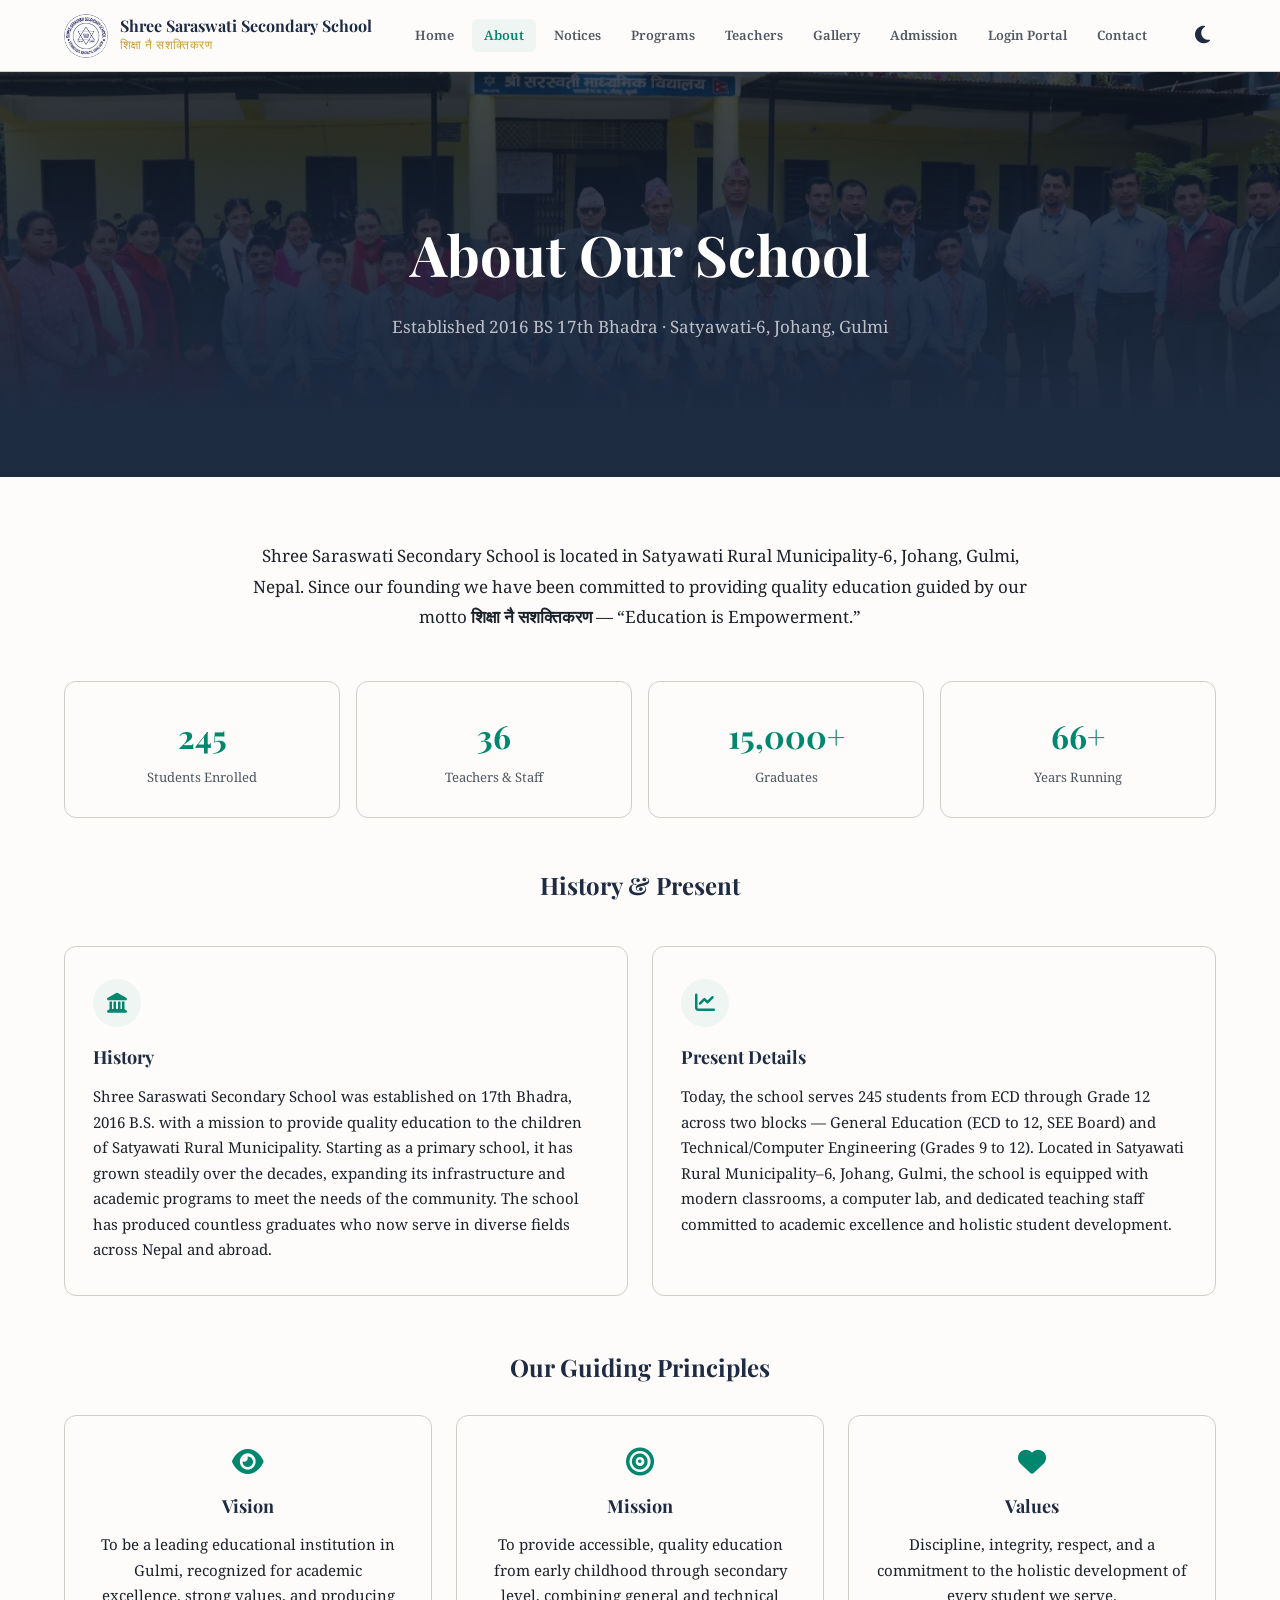
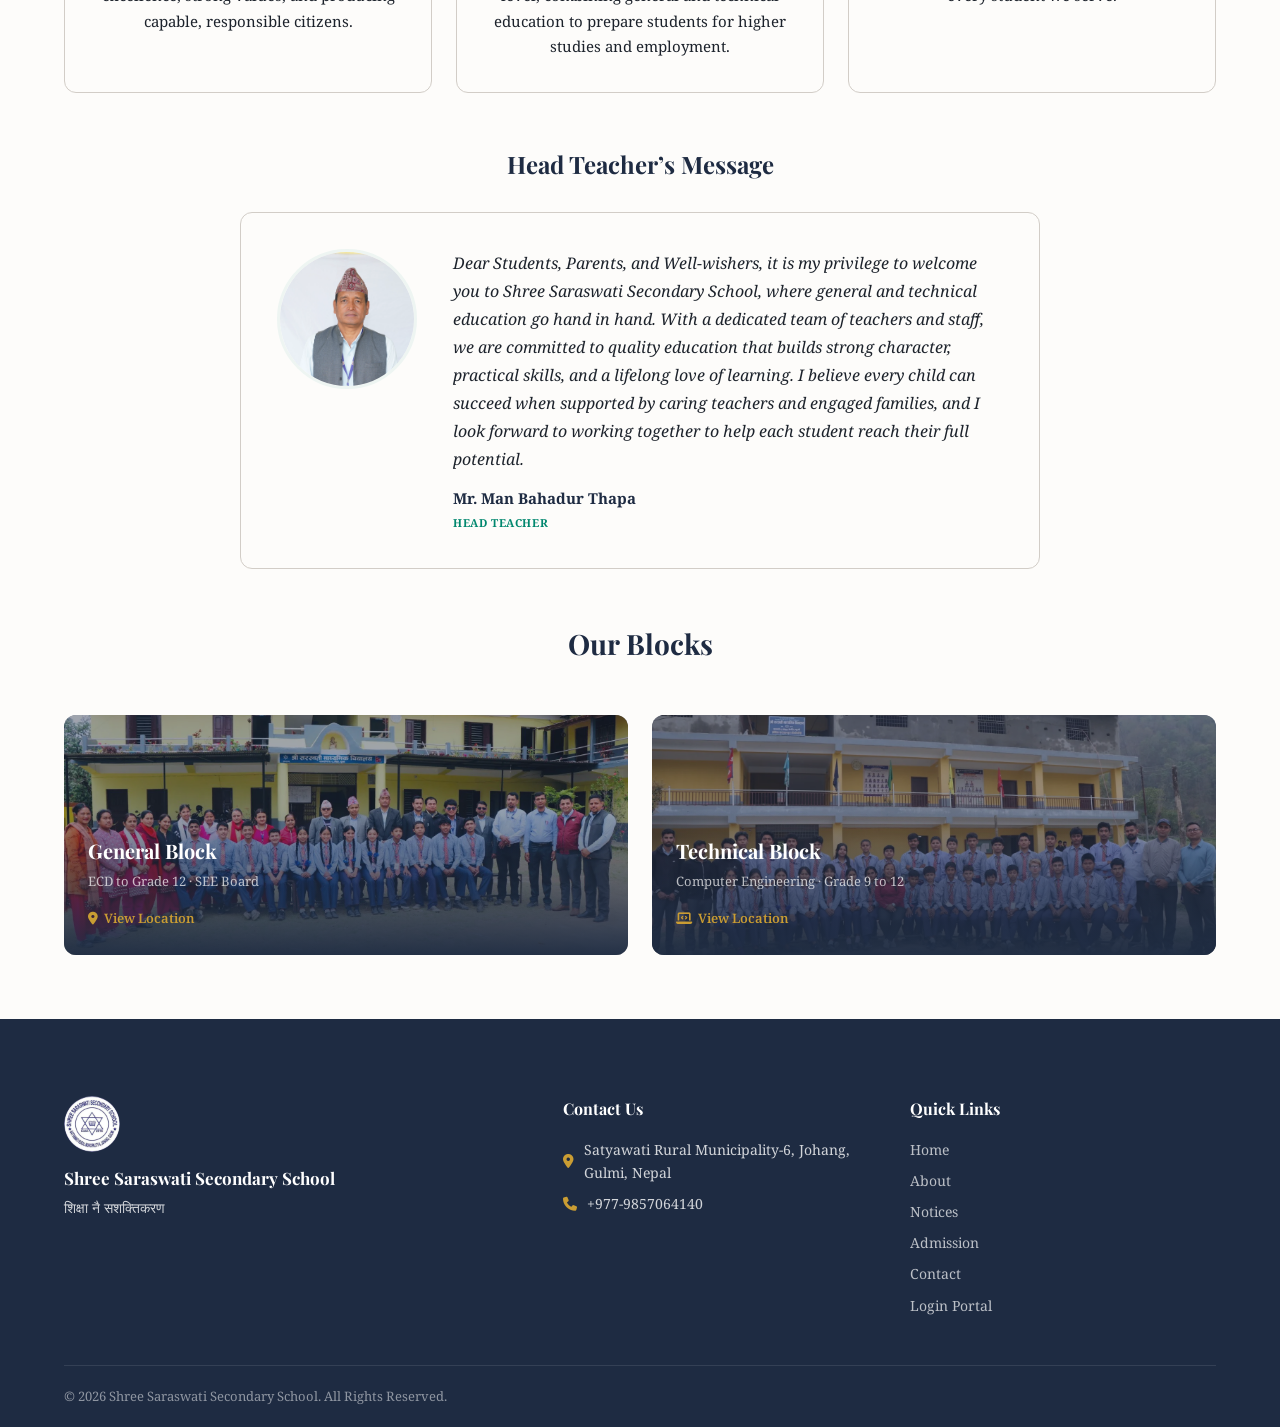
<file: about.html>
<!DOCTYPE html>
<html lang="en">
<head>
  <meta charset="UTF-8">
  <meta name="viewport" content="width=device-width, initial-scale=1.0, viewport-fit=cover">
  <title>About Us | Shree Saraswati Secondary School, Gulmi</title>
  <meta name="description" content="Learn about Shree Saraswati Secondary School — history since 2016 B.S., vision, mission, head teacher, and academic programs in Johang, Gulmi.">
  <meta name="keywords" content="about Shree Saraswati School, Shree Saraswati Madhyamik Vidyalaya Gulmi, school history Johang Gulmi, community school Gulmi, school founded 2016 BS, head teacher Man Bahadur Thapa, school vision and mission Nepal, Satyawati school Gulmi, school in Lumbini Province, Gulmi education history">
  <meta name="robots" content="index, follow">
  <meta name="author" content="Shree Saraswati Secondary School">
  <meta name="theme-color" content="#1a3a5c">
  <link rel="canonical" href="https://saraswatisecschool.edu.np/about.html">
  <link rel="icon" type="image/webp" href="assets/images/School%20circular%20logo.webp">
  <link rel="apple-touch-icon" href="assets/images/School%20circular%20logo.webp">
  <link rel="alternate" hreflang="en" href="https://saraswatisecschool.edu.np/about.html">
  <link rel="alternate" hreflang="ne" href="https://saraswatisecschool.edu.np/about.html">
  <link rel="alternate" hreflang="x-default" href="https://saraswatisecschool.edu.np/about.html">
  <meta property="og:type" content="article">
  <meta property="og:site_name" content="Shree Saraswati Secondary School">
  <meta property="og:title" content="About Us | Shree Saraswati Secondary School, Gulmi">
  <meta property="og:description" content="Learn about Shree Saraswati Secondary School — history since 2016 B.S., vision, mission, head teacher, and academic programs in Johang, Gulmi.">
  <meta property="og:image" content="https://saraswatisecschool.edu.np/assets/images/General%20Block.webp">
  <meta property="og:image:width" content="800">
  <meta property="og:image:height" content="600">
  <meta property="og:image:alt" content="General Block building of Shree Saraswati Secondary School">
  <meta property="og:image:type" content="image/webp">
  <meta property="og:url" content="https://saraswatisecschool.edu.np/about.html">
  <meta property="og:locale" content="ne_NP">
  <meta name="twitter:card" content="summary_large_image">
  <meta name="twitter:site" content="@saraswatisec">
  <meta name="twitter:title" content="About Us | Shree Saraswati Secondary School, Gulmi">
  <meta name="twitter:description" content="School history, vision, mission, and head teacher message — Shree Saraswati Secondary School, Johang, Gulmi.">
  <meta name="twitter:image" content="https://saraswatisecschool.edu.np/assets/images/General%20Block.webp">
  <meta name="twitter:image:alt" content="General Block building of Shree Saraswati Secondary School">
  <meta name="twitter:image:type" content="image/webp">
  <script>if(localStorage.getItem('sss_theme')==='dark')document.documentElement.setAttribute('data-theme','dark')</script>
  <link rel="preconnect" href="https://fonts.googleapis.com">
  <link rel="preconnect" href="https://fonts.gstatic.com" crossorigin>
  <link rel="dns-prefetch" href="https://fonts.googleapis.com">
  <link rel="stylesheet" href="css/style.css">
  <link rel="preload" href="https://fonts.googleapis.com/css2?family=Playfair+Display:wght@400;600;700&family=Noto+Serif:wght@400;700&display=swap" as="style" onload="this.onload=null;this.rel='stylesheet'">
  <link rel="preload" href="https://cdnjs.cloudflare.com/ajax/libs/font-awesome/6.4.0/css/all.min.css" as="style" onload="this.onload=null;this.rel='stylesheet'">
  <link rel="stylesheet" href="https://fonts.googleapis.com/css2?family=Playfair+Display:wght@400;600;700&family=Noto+Serif:wght@400;700&display=swap" media="print" onload="this.media='all'">
  <noscript><link rel="stylesheet" href="https://fonts.googleapis.com/css2?family=Playfair+Display:wght@400;600;700&family=Noto+Serif:wght@400;700&display=swap"></noscript>
  <link rel="stylesheet" href="https://cdnjs.cloudflare.com/ajax/libs/font-awesome/6.4.0/css/all.min.css" media="print" onload="this.media='all'">
  <noscript><link rel="stylesheet" href="https://cdnjs.cloudflare.com/ajax/libs/font-awesome/6.4.0/css/all.min.css"></noscript>
  <link rel="preload" href="assets/images/Hero%20session/1.General%20Block.webp" as="image" fetchpriority="high">
  <script type="application/ld+json">
  [{"@context":"https://schema.org","@type":"BreadcrumbList","itemListElement":[{"@type":"ListItem","position":1,"name":"Home","item":"https://saraswatisecschool.edu.np/"},{"@type":"ListItem","position":2,"name":"About","item":"https://saraswatisecschool.edu.np/about.html"}]},{"@context":"https://schema.org","@type":"AboutPage","name":"About Us","description":"Learn about Shree Saraswati Secondary School","mainEntity":{"@id":"https://saraswatisecschool.edu.np/#school"}}]
  </script>
  <style>
    .about-page-hero{position:relative;min-height:45vh;display:flex;align-items:center;justify-content:center;overflow:hidden;margin-top:var(--header-h);background:var(--navy)}
    .about-page-hero .hero-slide.active{opacity:0.35}
    .about-intro{max-width:800px;margin:0 auto 48px;text-align:center;font-size:1.0625rem;line-height:1.8;color:var(--text)}
    .about-stats-row{display:grid;grid-template-columns:repeat(4,1fr);gap:16px;margin-bottom:48px}
    .about-stat{text-align:center;padding:28px 16px;background:var(--surface);border-radius:var(--radius-lg);border:1px solid var(--border)}
    .about-stat .num{font-family:var(--font-display);font-size:2rem;font-weight:700;color:var(--teal);display:block}
    .about-stat .lbl{font-size:0.8125rem;color:var(--text-muted);margin-top:4px}
    .vp-grid{display:grid;grid-template-columns:1fr 1fr 1fr;gap:24px;margin-bottom:52px}
    .vp-card{padding:32px 28px;background:var(--surface);border-radius:var(--radius-lg);border:1px solid var(--border);text-align:center;transition:transform 0.3s var(--ease)}
    .vp-card:hover{transform:translateY(-4px)}
    .vp-card i{font-size:1.75rem;color:var(--teal);margin-bottom:16px}
    .vp-card h3{font-family:var(--font-display);font-size:1.125rem;font-weight:700;color:var(--navy);margin-bottom:10px}
    .vp-card p{font-size:0.9375rem;color:var(--text);line-height:1.7}
    .principal-section{display:grid;grid-template-columns:auto 1fr;gap:36px;align-items:start;max-width:800px;margin:0 auto 52px;padding:36px;background:var(--surface);border-radius:var(--radius-lg);border:1px solid var(--border)}
    .principal-section img{width:140px;height:140px;border-radius:50%;object-fit:cover;border:3px solid var(--teal-ghost)}
    .principal-section blockquote{font-size:1rem;font-style:italic;color:var(--text);line-height:1.75;margin-bottom:12px}
    .principal-section cite{font-weight:700;color:var(--navy);font-style:normal;font-size:0.9375rem}
    .principal-section .principal-role{display:block;margin-top:2px;font-size:0.6875rem;font-weight:700;color:var(--teal);letter-spacing:0.6px;text-transform:uppercase}
    .about-blocks-title{text-align:center;margin-bottom:32px}
    .about-blocks-title h2{font-family:var(--font-display);font-size:1.75rem;font-weight:700;color:var(--navy)}
    @media(max-width:768px){
      .about-stats-row{grid-template-columns:repeat(2,1fr)}
      .vp-grid{grid-template-columns:1fr}
      .principal-section{grid-template-columns:1fr;text-align:center}
      .principal-section img{margin:0 auto}
    }
    @media(max-width:480px){
      .about-stats-row{grid-template-columns:1fr}
    }
  </style>
</head>
<body>
<a href="#about-content" class="skip-link">Skip to main content</a>
<header class="header" id="header">
  <div class="header-container">
    <div class="logo-section">
      <a href="index.html"><img src="assets/images/School%20circular%20logo.webp" alt="Shree Saraswati Secondary School logo" class="logo"></a>
      <div class="school-title">
        <div class="site-title"><a href="index.html" style="text-decoration:none;color:inherit;">Shree Saraswati Secondary School</a></div>
        <p>शिक्षा नै सशक्तिकरण</p>
      </div>
    </div>
    <nav class="nav-menu" id="navMenu" aria-label="Main navigation">
      <a href="index.html" class="nav-link">Home</a>
      <a href="about.html" class="nav-link active">About</a>
      <a href="notices.html" class="nav-link">Notices</a>
      <a href="index.html#programs" class="nav-link">Programs</a>
      <a href="index.html#teachers" class="nav-link">Teachers</a>
      <a href="index.html#gallery" class="nav-link">Gallery</a>
      <a href="admissions.html" class="nav-link">Admission</a>
      <a href="Login_portal.html" target="_blank" rel="noopener" class="nav-link">Login Portal</a>
      <a href="contact.html" class="nav-link">Contact</a>
    </nav>
    <div class="nav-right"><button class="theme-toggle" id="themeToggle" onclick="toggleTheme()" aria-label="Toggle dark mode"><i class="fas fa-moon"></i></button><button class="menu-toggle" id="menuToggle" aria-label="Toggle menu" aria-controls="navMenu" aria-expanded="false"><i class="fas fa-bars"></i></button></div>
  </div>
</header>

<main id="about-content" tabindex="-1">
<section class="about-page-hero">
  <div class="hero-slides">
    <img src="assets/images/Hero%20session/1.General%20Block.webp" alt="Shree Saraswati School General Block" class="hero-slide active" loading="eager">
    <img src="assets/images/Hero%20session/2.Technical%20Block.webp" alt="Technical Block building" class="hero-slide" loading="lazy">
    <img src="assets/images/Hero%20session/3.cultural%20program.webp" alt="Students at cultural program" class="hero-slide" loading="lazy">
    <img src="assets/images/Hero%20session/4.Dance.webp" alt="Dance performance at school event" class="hero-slide" loading="lazy">
  </div>
  <div class="hero-overlay"></div>
  <div class="page-hero-content">
    <h1>About Our School</h1>
    <span class="gold-rule"></span>
    <p>Established 2016 BS 17th Bhadra &middot; Satyawati-6, Johang, Gulmi</p>
  </div>
</section>

<section class="section" style="background:var(--surface)">
  <div class="container">
    <p class="about-intro">Shree Saraswati Secondary School is located in Satyawati Rural Municipality-6, Johang, Gulmi, Nepal. Since our founding we have been committed to providing quality education guided by our motto <strong>&#x0936;&#x093f;&#x0915;&#x094d;&#x0937;&#x093e; &#x0928;&#x0948; &#x0938;&#x0936;&#x0915;&#x094d;&#x0924;&#x093f;&#x0915;&#x0930;&#x0923;</strong> &mdash; &ldquo;Education is Empowerment.&rdquo;</p>

    <div class="about-stats-row">
      <div class="about-stat"><span class="num">245</span><span class="lbl">Students Enrolled</span></div>
      <div class="about-stat"><span class="num">36</span><span class="lbl">Teachers &amp; Staff</span></div>
      <div class="about-stat"><span class="num">15,000+</span><span class="lbl">Graduates</span></div>
      <div class="about-stat"><span class="num">66+</span><span class="lbl">Years Running</span></div>
    </div>

    <h2 style="font-family:var(--font-display);font-size:1.5rem;font-weight:700;color:var(--navy);text-align:center;margin-bottom:28px">History &amp; Present</h2>
    <div class="hp-row" style="margin-bottom:52px">
      <div class="hp-card-mini">
        <div class="hp-icon"><i class="fas fa-landmark"></i></div>
        <h3>History</h3>
        <p id="schoolHistory">Shree Saraswati Secondary School was established on 17th Bhadra, 2016 B.S. with a mission to provide quality education to the children of Satyawati Rural Municipality. Starting as a primary school, it has grown steadily over the decades, expanding its infrastructure and academic programs to meet the needs of the community. The school has produced countless graduates who now serve in diverse fields across Nepal and abroad.</p>
      </div>
      <div class="hp-card-mini">
        <div class="hp-icon"><i class="fas fa-chart-line"></i></div>
        <h3>Present Details</h3>
        <p id="schoolPresent">Today, the school serves 245 students from ECD through Grade 12 across two blocks &mdash; General Education (ECD to 12, SEE Board) and Technical/Computer Engineering (Grades 9 to 12). Located in Satyawati Rural Municipality&ndash;6, Johang, Gulmi, the school is equipped with modern classrooms, a computer lab, and dedicated teaching staff committed to academic excellence and holistic student development.</p>
      </div>
    </div>

    <h2 style="font-family:var(--font-display);font-size:1.5rem;font-weight:700;color:var(--navy);text-align:center;margin-bottom:28px">Our Guiding Principles</h2>
    <div class="vp-grid">
      <div class="vp-card"><i class="fas fa-eye"></i><h3>Vision</h3><p>To be a leading educational institution in Gulmi, recognized for academic excellence, strong values, and producing capable, responsible citizens.</p></div>
      <div class="vp-card"><i class="fas fa-bullseye"></i><h3>Mission</h3><p>To provide accessible, quality education from early childhood through secondary level, combining general and technical education to prepare students for higher studies and employment.</p></div>
      <div class="vp-card"><i class="fas fa-heart"></i><h3>Values</h3><p>Discipline, integrity, respect, and a commitment to the holistic development of every student we serve.</p></div>
    </div>

    <h2 style="font-family:var(--font-display);font-size:1.5rem;font-weight:700;color:var(--navy);text-align:center;margin-bottom:28px">Head Teacher&rsquo;s Message</h2>
    <div class="principal-section">
      <img src="assets/images/Teaching%20Staff/Man%20Bahadur%20Thapa.webp" alt="Head Teacher Man Bahadur Thapa">
      <div>
        <blockquote id="principalMessage">Dear Students, Parents, and Well-wishers, it is my privilege to welcome you to Shree Saraswati Secondary School, where general and technical education go hand in hand. With a dedicated team of teachers and staff, we are committed to quality education that builds strong character, practical skills, and a lifelong love of learning. I believe every child can succeed when supported by caring teachers and engaged families, and I look forward to working together to help each student reach their full potential.</blockquote>
        <cite>Mr. Man Bahadur Thapa</cite>
        <span class="principal-role">Head Teacher</span>
      </div>
    </div>

    <div class="about-blocks-title"><h2>Our Blocks</h2></div>
    <div class="blocks-row">
      <div class="block-card">
        <img src="assets/images/General%20Block.webp" alt="General Block">
        <div class="block-content">
          <h3>General Block</h3>
          <p id="generalBlockDesc">ECD to Grade 12 &middot; SEE Board</p>
          <a href="https://maps.app.goo.gl/8p2sAp4HJvD1dHu89" target="_blank" rel="noopener" class="btn-map"><i class="fas fa-map-marker-alt"></i> View Location</a>
        </div>
      </div>
      <div class="block-card">
        <img src="assets/images/Technical%20Block.webp" alt="Technical Block">
        <div class="block-content">
          <h3>Technical Block</h3>
          <p id="technicalBlockDesc">Computer Engineering &middot; Grade 9 to 12</p>
          <a href="https://maps.app.goo.gl/kgMV2Hgrvsdzd5Ey5" target="_blank" rel="noopener" class="btn-map"><i class="fas fa-laptop-code"></i> View Location</a>
        </div>
      </div>
    </div>
  </div>
</section>
</main>

<footer class="footer">
  <div class="container">
    <div class="footer-grid">
      <div class="footer-about">
        <img src="assets/images/School%20circular%20logo.webp" alt="Logo" class="footer-logo">
        <h3>Shree Saraswati Secondary School</h3>
        <p>शिक्षा नै सशक्तिकरण</p>
      </div>
      <div class="footer-contact">
        <h3>Contact Us</h3>
        <p><i class="fas fa-map-marker-alt"></i> Satyawati Rural Municipality-6, Johang, Gulmi, Nepal</p>
        <p><i class="fas fa-phone"></i> +977-9857064140</p>
      </div>
      <div class="footer-links">
        <h3>Quick Links</h3>
        <a href="index.html">Home</a>
        <a href="about.html">About</a>
        <a href="notices.html">Notices</a>
        <a href="admissions.html">Admission</a>
        <a href="contact.html">Contact</a>
        <a href="Login_portal.html" target="_blank" rel="noopener">Login Portal</a>
      </div>
    </div>
    <div class="footer-bottom">
      <p>&copy; <span id="currentYear"></span> Shree Saraswati Secondary School. All Rights Reserved.</p>
    </div>
  </div>
</footer>
<script>function toggleTheme(){var d=document.documentElement,a=d.getAttribute('data-theme'),n=a==='dark'?'light':'dark';d.setAttribute('data-theme',n);localStorage.setItem('sss_theme',n);document.querySelectorAll('.theme-toggle i').forEach(function(e){e.className=n==='dark'?'fas fa-sun':'fas fa-moon'})}!function(){document.querySelectorAll('.theme-toggle i').forEach(function(e){e.className=document.documentElement.getAttribute('data-theme')==='dark'?'fas fa-sun':'fas fa-moon'})}()</script>
<script>document.getElementById('currentYear').textContent=new Date().getFullYear()</script>
<script src="js/supabase.js"></script>
<script src="js/cache.js"></script>
<script src="js/data.js"></script>
<script src="js/main.js"></script>
</body>
</html>
</file>
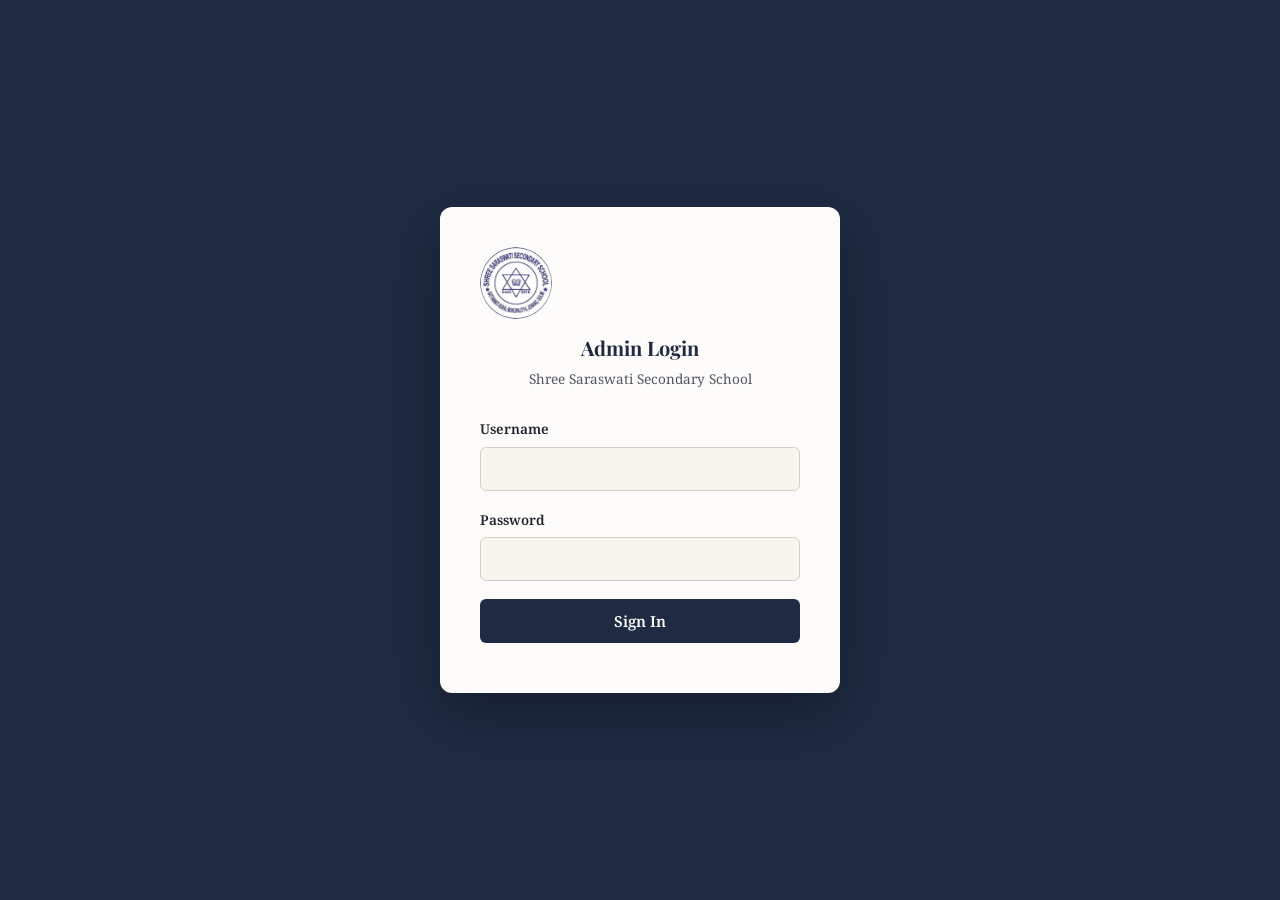
<file: admin.html>
<!DOCTYPE html>
<html lang="en">
<head>
  <meta charset="UTF-8">
  <meta name="viewport" content="width=device-width, initial-scale=1.0, viewport-fit=cover">
  <title>Admin Dashboard - Shree Saraswati Secondary School</title>
  <meta name="robots" content="noindex, nofollow">
  <link rel="icon" type="image/webp" href="assets/images/School%20circular%20logo.webp">
  <link rel="apple-touch-icon" href="assets/images/School%20circular%20logo.webp">
  <link rel="stylesheet" href="css/style.css">
  <link rel="stylesheet" href="css/admin.css">
  <link href="https://fonts.googleapis.com/css2?family=Playfair+Display:wght@400;600;700&family=Noto+Serif:wght@400;700&display=swap" rel="stylesheet">
  <link rel="stylesheet" href="https://cdnjs.cloudflare.com/ajax/libs/font-awesome/6.4.0/css/all.min.css">
</head>
<body>

<div class="login-overlay" id="loginOverlay">
  <div class="login-box">
    <div class="login-header">
      <img id="loginLogo" src="assets/images/School%20circular%20logo.webp" alt="Logo" class="login-logo">
      <h2>Admin Login</h2>
      <p>Shree Saraswati Secondary School</p>
    </div>
    <form id="loginForm">
      <div class="form-group"><label for="username">Username</label><input type="text" id="username" required></div>
      <div class="form-group"><label for="password">Password</label><input type="password" id="password" required></div>
      <button type="submit" class="btn-primary" style="width:100%">Sign In</button>
      <div id="loginError" class="error-msg"></div>
    </form>
  </div>
</div>

<div class="dashboard hidden" id="adminDashboard">
  <div class="top-bar">
    <div class="top-left">
      <button class="menu-toggle" id="sidebarToggle" aria-label="Toggle sidebar"><i class="fas fa-bars"></i></button>
      <h1>School Admin</h1>
    </div>
    <div class="top-right">
      <span id="adminUser"><i class="fas fa-user-circle"></i> Admin</span>
      <button class="btn-logout" onclick="Admin.logout()">Logout</button>
    </div>
  </div>

  <div class="admin-container">
    <nav class="sidebar" id="sidebar">
      <ul class="nav-menu">
        <li class="nav-item active" data-section="dashboard"><a href="#dashboard"><i class="fas fa-tachometer-alt"></i> Dashboard</a></li>
        <li class="nav-item" data-section="settings"><a href="#settings"><i class="fas fa-cog"></i> Settings</a></li>
        <li class="nav-item" data-section="homepage"><a href="#homepage"><i class="fas fa-home"></i> Homepage CMS</a></li>
        <li class="nav-item" data-section="slides"><a href="#slides"><i class="fas fa-images"></i> Hero Slides</a></li>
        <li class="nav-item" data-section="about"><a href="#about"><i class="fas fa-info-circle"></i> About Section</a></li>
        <li class="nav-item" data-section="stats"><a href="#stats"><i class="fas fa-chart-bar"></i> Stats</a></li>
        <li class="nav-item" data-section="notices"><a href="#notices"><i class="fas fa-bullhorn"></i> Notices</a></li>
        <li class="nav-item" data-section="programs"><a href="#programs"><i class="fas fa-book"></i> Programs</a></li>
        <li class="nav-item" data-section="teachers"><a href="#teachers"><i class="fas fa-chalkboard-teacher"></i> Teachers</a></li>
        <li class="nav-item" data-section="staff"><a href="#staff"><i class="fas fa-users"></i> Staff</a></li>
        <li class="nav-item" data-section="gallery"><a href="#gallery"><i class="fas fa-camera"></i> Gallery</a></li>
        <li class="nav-item" data-section="events"><a href="#events"><i class="fas fa-calendar-check"></i> Events</a></li>
        <li class="nav-item" data-section="testimonials"><a href="#testimonials"><i class="fas fa-quote-right"></i> Testimonials</a></li>
        <li class="nav-item" data-section="marquee"><a href="#marquee"><i class="fas fa-ticker"></i> Marquee</a></li>
        <li class="nav-item" data-section="admissions"><a href="#admissions"><i class="fas fa-file-alt"></i> Admissions</a></li>
      </ul>
    </nav>

    <main class="main-content" id="mainContent">

      <!-- ===== DASHBOARD ===== -->
      <section id="dashboard" class="admin-section active">
        <h2><i class="fas fa-tachometer-alt"></i> Dashboard</h2>
        <div class="dashboard-cards" id="dashboardCards">
          <div class="dash-card"><div class="dash-icon"><i class="fas fa-images"></i></div><div class="dash-info"><span class="dash-number" id="dashSlides">0</span><span class="dash-label">Hero Slides</span></div></div>
          <div class="dash-card"><div class="dash-icon"><i class="fas fa-bullhorn"></i></div><div class="dash-info"><span class="dash-number" id="dashNotices">0</span><span class="dash-label">Notices</span></div></div>
          <div class="dash-card"><div class="dash-icon"><i class="fas fa-book"></i></div><div class="dash-info"><span class="dash-number" id="dashPrograms">0</span><span class="dash-label">Programs</span></div></div>
          <div class="dash-card"><div class="dash-icon"><i class="fas fa-chalkboard-teacher"></i></div><div class="dash-info"><span class="dash-number" id="dashTeachers">0</span><span class="dash-label">Teachers</span></div></div>
          <div class="dash-card"><div class="dash-icon"><i class="fas fa-users"></i></div><div class="dash-info"><span class="dash-number" id="dashStaff">0</span><span class="dash-label">Staff</span></div></div>
          <div class="dash-card"><div class="dash-icon"><i class="fas fa-camera"></i></div><div class="dash-info"><span class="dash-number" id="dashGallery">0</span><span class="dash-label">Gallery Images</span></div></div>
          <div class="dash-card"><div class="dash-icon"><i class="fas fa-calendar-check"></i></div><div class="dash-info"><span class="dash-number" id="dashEvents">0</span><span class="dash-label">Events</span></div></div>
          <div class="dash-card"><div class="dash-icon"><i class="fas fa-quote-right"></i></div><div class="dash-info"><span class="dash-number" id="dashTestimonials">0</span><span class="dash-label">Testimonials</span></div></div>
          <div class="dash-card"><div class="dash-icon"><i class="fas fa-file-alt"></i></div><div class="dash-info"><span class="dash-number" id="dashAdmissions">0</span><span class="dash-label">Admissions</span></div></div>
          <div class="dash-card"><div class="dash-icon"><i class="fas fa-user-plus"></i></div><div class="dash-info"><span class="dash-number" id="dashAdmissionForm">1</span><span class="dash-label">Admission Form</span></div></div>
        </div>
        <div class="dash-actions">
          <h3>Quick Actions</h3>
          <div class="quick-btns">
            <button onclick="switchTab('homepage')" class="btn btn-primary"><i class="fas fa-home"></i> Edit Homepage</button>
            <button onclick="switchTab('slides')" class="btn btn-primary"><i class="fas fa-images"></i> Manage Slides</button>
            <button onclick="switchTab('notices')" class="btn btn-primary"><i class="fas fa-bullhorn"></i> Manage Notices</button>
            <button onclick="switchTab('teachers')" class="btn btn-primary"><i class="fas fa-chalkboard-teacher"></i> Manage Teachers</button>
            <button onclick="switchTab('admissions')" class="btn btn-primary"><i class="fas fa-file-alt"></i> View Admissions</button>
            <button onclick="Admin.loadDashboard()" class="btn btn-secondary"><i class="fas fa-sync-alt"></i> Refresh Stats</button>
          </div>
        </div>
      </section>

      <!-- ===== SETTINGS ===== -->
      <section id="settings" class="admin-section">
        <h2><i class="fas fa-cog"></i> School Settings</h2>
        <div class="section-content">
          <div class="form-grid">
            <div class="form-group"><label>School Name</label><input type="text" id="settingSchoolName"></div>
            <div class="form-group"><label>Tagline</label><input type="text" id="settingTagline"></div>
            <div class="form-group"><label>Established Date</label><input type="text" id="settingEstablished"></div>
            <div class="form-group"><label>Address</label><input type="text" id="settingAddress"></div>
            <div class="form-group"><label>Phone</label><input type="text" id="settingPhone"></div>
            <div class="form-group"><label>Email</label><input type="email" id="settingEmail"></div>
            <div class="form-group"><label>Facebook URL</label><input type="url" id="settingFacebook"></div>
            <div class="form-group"><label>YouTube URL</label><input type="url" id="settingYoutube"></div>
            <div class="form-group"><label>Map Embed URL</label><input type="url" id="settingMap"></div>
            <div class="form-group"><label>Admin Password</label><input type="text" id="settingPassword" placeholder="Leave blank to keep current"></div>
            <div class="form-group" style="display:flex;align-items:center;gap:12px"><label style="margin:0">Enable Online Admissions</label><label class="switch"><input type="checkbox" id="settingAdmissionEnabled" checked><span class="slider"></span></label></div>
          </div>
          <div class="form-group"><label>School Logo</label><input type="file" id="settingLogo" accept="image/*" onchange="previewImage(this,'logoPreview')"><div id="logoPreview" class="image-preview"></div></div>
          <button class="btn-primary btn-save" onclick="Admin.saveSettings()"><i class="fas fa-save"></i> Save Settings</button>
        </div>
      </section>

      <!-- ===== HOMEPAGE CMS ===== -->
      <section id="homepage" class="admin-section">
        <h2><i class="fas fa-home"></i> Homepage CMS</h2>
        <p class="hp-subtitle">Manage all sections of the index page. Each section can be toggled, edited, or reordered.</p>

        <div class="hp-sections" id="hpSections">
          <!-- Hero Section -->
          <div class="hp-section-card" data-section="hero">
            <div class="hp-header"><div class="hp-title"><i class="fas fa-image"></i><span>Hero Section</span></div><div class="hp-actions"><label class="switch"><input type="checkbox" id="hpHeroToggle" checked onchange="Admin.toggleHomeSection('hero',this.checked)"><span class="slider"></span></label><button class="btn-sm btn-primary" onclick="switchTab('slides')">Edit</button></div></div>
            <p class="hp-desc">Slideshow background, tagline, hero buttons. Manage slides in the Hero Slides section.</p>
          </div>
          <!-- About Section -->
          <div class="hp-section-card" data-section="about">
            <div class="hp-header"><div class="hp-title"><i class="fas fa-info-circle"></i><span>About Section</span></div><div class="hp-actions"><label class="switch"><input type="checkbox" id="hpAboutToggle" checked onchange="Admin.toggleHomeSection('about',this.checked)"><span class="slider"></span></label><button class="btn-sm btn-primary" onclick="switchTab('about')">Edit</button></div></div>
            <p class="hp-desc">School history, vision, mission, values, head teacher message, block details.</p>
          </div>
          <!-- Stats Section -->
          <div class="hp-section-card" data-section="stats">
            <div class="hp-header"><div class="hp-title"><i class="fas fa-chart-bar"></i><span>Stats Section</span></div><div class="hp-actions"><label class="switch"><input type="checkbox" id="hpStatsToggle" checked onchange="Admin.toggleHomeSection('stats',this.checked)"><span class="slider"></span></label><button class="btn-sm btn-primary" onclick="switchTab('stats')">Edit</button></div></div>
            <p class="hp-desc">Students enrolled, teachers & staff, graduates, years running.</p>
          </div>
          <!-- Notices Section -->
          <div class="hp-section-card" data-section="notices">
            <div class="hp-header"><div class="hp-title"><i class="fas fa-bullhorn"></i><span>Notice Board</span></div><div class="hp-actions"><label class="switch"><input type="checkbox" id="hpNoticesToggle" checked onchange="Admin.toggleHomeSection('notices',this.checked)"><span class="slider"></span></label><button class="btn-sm btn-primary" onclick="switchTab('notices')">Edit</button></div></div>
            <p class="hp-desc">Annual work plan calendar and Nepali calendar on the notice board.</p>
          </div>
          <!-- Programs Section -->
          <div class="hp-section-card" data-section="programs">
            <div class="hp-header"><div class="hp-title"><i class="fas fa-book"></i><span>Programs Section</span></div><div class="hp-actions"><label class="switch"><input type="checkbox" id="hpProgramsToggle" checked onchange="Admin.toggleHomeSection('programs',this.checked)"><span class="slider"></span></label><button class="btn-sm btn-primary" onclick="switchTab('programs')">Edit</button></div></div>
            <p class="hp-desc">Academic programs (General & Technical) with subjects and descriptions.</p>
          </div>
          <!-- Teachers Section -->
          <div class="hp-section-card" data-section="teachers">
            <div class="hp-header"><div class="hp-title"><i class="fas fa-chalkboard-teacher"></i><span>Teachers Section</span></div><div class="hp-actions"><label class="switch"><input type="checkbox" id="hpTeachersToggle" checked onchange="Admin.toggleHomeSection('teachers',this.checked)"><span class="slider"></span></label><button class="btn-sm btn-primary" onclick="switchTab('teachers')">Edit</button></div></div>
            <p class="hp-desc">Teacher profiles with photos, subjects, qualifications.</p>
          </div>
          <!-- Staff Section -->
          <div class="hp-section-card" data-section="staff">
            <div class="hp-header"><div class="hp-title"><i class="fas fa-users"></i><span>Staff Section</span></div><div class="hp-actions"><label class="switch"><input type="checkbox" id="hpStaffToggle" checked onchange="Admin.toggleHomeSection('staff',this.checked)"><span class="slider"></span></label><button class="btn-sm btn-primary" onclick="switchTab('staff')">Edit</button></div></div>
            <p class="hp-desc">Non-teaching staff profiles.</p>
          </div>
          <!-- Gallery Section -->
          <div class="hp-section-card" data-section="gallery">
            <div class="hp-header"><div class="hp-title"><i class="fas fa-camera"></i><span>Gallery Section</span></div><div class="hp-actions"><label class="switch"><input type="checkbox" id="hpGalleryToggle" checked onchange="Admin.toggleHomeSection('gallery',this.checked)"><span class="slider"></span></label><button class="btn-sm btn-primary" onclick="switchTab('gallery')">Edit</button></div></div>
            <p class="hp-desc">Photo collections with categories (Events, Graduation, Lab, Trip).</p>
          </div>
          <!-- Events Section -->
          <div class="hp-section-card" data-section="events">
            <div class="hp-header"><div class="hp-title"><i class="fas fa-calendar-check"></i><span>Events Section</span></div><div class="hp-actions"><label class="switch"><input type="checkbox" id="hpEventsToggle" checked onchange="Admin.toggleHomeSection('events',this.checked)"><span class="slider"></span></label><button class="btn-sm btn-primary" onclick="switchTab('events')">Edit</button></div></div>
            <p class="hp-desc">Events timeline displayed on the homepage.</p>
          </div>
          <!-- Testimonials Section -->
          <div class="hp-section-card" data-section="testimonials">
            <div class="hp-header"><div class="hp-title"><i class="fas fa-quote-right"></i><span>Testimonials Section</span></div><div class="hp-actions"><label class="switch"><input type="checkbox" id="hpTestimonialsToggle" checked onchange="Admin.toggleHomeSection('testimonials',this.checked)"><span class="slider"></span></label><button class="btn-sm btn-primary" onclick="switchTab('testimonials')">Edit</button></div></div>
            <p class="hp-desc">Student/parent testimonials slider.</p>
          </div>
          <!-- Admission Section -->
          <div class="hp-section-card" data-section="admission">
            <div class="hp-header"><div class="hp-title"><i class="fas fa-user-plus"></i><span>Admission Section</span></div><div class="hp-actions"><label class="switch"><input type="checkbox" id="hpAdmissionToggle" checked onchange="Admin.toggleHomeSection('admission',this.checked)"><span class="slider"></span></label></div></div>
            <p class="hp-desc">Online admission form with 6 steps.</p>
          </div>
        </div>
      </section>

      <!-- ===== SLIDES ===== -->
      <section id="slides" class="admin-section">
        <h2><i class="fas fa-images"></i> Hero Slides</h2>
        <div class="section-header"><h3>Current Slides</h3><span class="item-count" id="slidesCount">0 slides</span></div>
        <div class="slides-list" id="slidesList"></div>
        <div class="add-form"><h3>Add New Slide</h3>
          <div class="form-grid">
            <div class="form-group"><label>Image *</label><input type="file" id="slideImage" accept="image/*" onchange="previewImage(this,'slidePreview')"><div id="slidePreview" class="image-preview"></div></div>
            <div class="form-group"><label>Title</label><input type="text" id="slideTitle"></div>
            <div class="form-group"><label>Subtitle</label><input type="text" id="slideSubtitle"></div>
            <div class="form-group"><label>Button Text</label><input type="text" id="slideBtnText"></div>
            <div class="form-group"><label>Button Link</label><input type="text" id="slideBtnLink"></div>
            <div class="form-group"><label>Sort Order</label><input type="number" id="slideOrder" value="1"></div>
          </div>
          <button class="btn-primary" onclick="Admin.addSlide()"><i class="fas fa-plus"></i> Add Slide</button>
        </div>
      </section>

      <!-- ===== ABOUT ===== -->
      <section id="about" class="admin-section">
        <h2><i class="fas fa-info-circle"></i> About Section</h2>
        <div class="section-content">
          <div class="form-grid">
            <div class="form-group full-width"><label>School History</label><textarea id="aboutHistory" rows="3"></textarea></div>
            <div class="form-group"><label>Vision</label><textarea id="aboutVision" rows="2"></textarea></div>
            <div class="form-group"><label>Mission</label><textarea id="aboutMission" rows="2"></textarea></div>
            <div class="form-group full-width"><label>Values</label><textarea id="aboutValues" rows="2"></textarea></div>
            <div class="form-group"><label>Head Teacher Name</label><input type="text" id="principalName"></div>
            <div class="form-group full-width"><label>Head Teacher Message</label><textarea id="principalMessage" rows="3"></textarea></div>
            <div class="form-group"><label>Head Teacher Photo</label><input type="file" id="principalPhoto" accept="image/*" onchange="previewImage(this,'principalPhotoPreview')"><div id="principalPhotoPreview" class="image-preview"></div></div>
            <div class="form-group"><label>General Block Description</label><input type="text" id="generalBlockDesc"></div>
            <div class="form-group"><label>Technical Block Description</label><input type="text" id="technicalBlockDesc"></div>
          </div>
          <button class="btn-primary btn-save" onclick="Admin.saveAbout()"><i class="fas fa-save"></i> Save About</button>
        </div>
      </section>

      <!-- ===== STATS ===== -->
      <section id="stats" class="admin-section">
        <h2><i class="fas fa-chart-bar"></i> Statistics</h2>
        <div class="section-content">
          <div class="form-grid">
            <div class="form-group"><label>Students Enrolled</label><input type="number" id="statStudents"></div>
            <div class="form-group"><label>Teachers & Staff</label><input type="number" id="statTeachers"></div>
            <div class="form-group"><label>Staff Count</label><input type="number" id="statStaff"></div>
            <div class="form-group"><label>Graduates</label><input type="number" id="statGraduates"></div>
            <div class="form-group"><label>Years Running</label><input type="number" id="statYears"></div>
          </div>
          <button class="btn-primary btn-save" onclick="Admin.saveStats()"><i class="fas fa-save"></i> Save Stats</button>
        </div>
      </section>

      <!-- ===== NOTICES ===== -->
      <section id="notices" class="admin-section">
        <h2><i class="fas fa-bullhorn"></i> Notices</h2>
        <div class="section-header"><h3>All Notices</h3><span class="item-count" id="noticesCount">0 notices</span></div>
        <div class="notices-list" id="noticesList"></div>
        <div class="add-form"><h3>Add Notice</h3>
          <div class="form-grid">
            <div class="form-group"><label>Title *</label><input type="text" id="noticeTitle"></div>
            <div class="form-group"><label>Date</label><input type="date" id="noticeDate"></div>
            <div class="form-group"><label>Priority</label><select id="noticePriority"><option value="normal">Normal</option><option value="urgent">Urgent</option></select></div>
            <div class="form-group full-width"><label>Content</label><textarea id="noticeContent" rows="3"></textarea></div>
            <div class="form-group"><label>Attachment URL</label><input type="url" id="noticeAttachment"></div>
          </div>
          <button class="btn-primary" onclick="Admin.addNotice()"><i class="fas fa-plus"></i> Add Notice</button>
        </div>
      </section>

      <!-- ===== PROGRAMS ===== -->
      <section id="programs" class="admin-section">
        <h2><i class="fas fa-book"></i> Programs</h2>
        <div class="section-header"><h3>Academic Programs</h3><span class="item-count" id="programsCount">0 programs</span></div>
        <div class="programs-grid" id="programsGrid"></div>
        <div class="add-form"><h3>Add Program</h3>
          <div class="form-grid">
            <div class="form-group"><label>Program Name *</label><input type="text" id="programName"></div>
            <div class="form-group full-width"><label>Description</label><textarea id="programDescription" rows="2"></textarea></div>
          </div>
          <button class="btn-primary" onclick="Admin.addProgram()"><i class="fas fa-plus"></i> Add Program</button>
        </div>
      </section>

      <!-- ===== TEACHERS ===== -->
      <section id="teachers" class="admin-section">
        <h2><i class="fas fa-chalkboard-teacher"></i> Teachers</h2>
        <div class="section-header"><h3>All Teachers</h3><span class="item-count" id="teachersCount">0 teachers</span></div>
        <div class="items-grid" id="teachersGrid"></div>
        <div class="add-form"><h3>Add Teacher</h3>
          <div class="form-grid">
            <div class="form-group"><label>Name *</label><input type="text" id="teacherName"></div>
            <div class="form-group"><label>Subject</label><input type="text" id="teacherSubject"></div>
            <div class="form-group"><label>Qualification</label><input type="text" id="teacherQualification"></div>
            <div class="form-group"><label>Block</label><select id="teacherBlock"><option value="General">General</option><option value="Technical">Technical</option></select></div>
            <div class="form-group"><label>Designation</label><input type="text" id="teacherDesignation"></div>
            <div class="form-group"><label>Photo</label><input type="file" id="teacherPhoto" accept="image/*" onchange="previewImage(this,'teacherPreview')"><div id="teacherPreview" class="image-preview"></div></div>
          </div>
          <button class="btn-primary" onclick="Admin.addTeacher()"><i class="fas fa-plus"></i> Add Teacher</button>
        </div>
      </section>

      <!-- ===== STAFF ===== -->
      <section id="staff" class="admin-section">
        <h2><i class="fas fa-users"></i> Staff</h2>
        <div class="section-header"><h3>All Staff</h3><span class="item-count" id="staffCount">0 staff</span></div>
        <div class="items-grid" id="staffGrid"></div>
        <div class="add-form"><h3>Add Staff Member</h3>
          <div class="form-grid">
            <div class="form-group"><label>Name *</label><input type="text" id="staffName"></div>
            <div class="form-group"><label>Position</label><input type="text" id="staffPosition"></div>
            <div class="form-group"><label>Contact</label><input type="text" id="staffContact"></div>
            <div class="form-group"><label>Photo</label><input type="file" id="staffPhoto" accept="image/*" onchange="previewImage(this,'staffPreview')"><div id="staffPreview" class="image-preview"></div></div>
          </div>
          <button class="btn-primary" onclick="Admin.addStaff()"><i class="fas fa-plus"></i> Add Staff</button>
        </div>
      </section>

      <!-- ===== GALLERY ===== -->
      <section id="gallery" class="admin-section">
        <h2><i class="fas fa-camera"></i> Gallery</h2>
        <div class="section-header"><h3>Gallery Images</h3><span class="item-count" id="galleryCount">0 images</span></div>
        <div class="gallery-grid" id="galleryGrid"></div>
        <div class="add-form"><h3>Add Image</h3>
          <div class="form-grid">
            <div class="form-group"><label>Image *</label><input type="file" id="galleryImage" accept="image/*"></div>
            <div class="form-group"><label>Caption</label><input type="text" id="galleryCaption"></div>
            <div class="form-group"><label>Category</label><select id="galleryCategory"><option value="events">Events</option><option value="graduation">Graduation</option><option value="lab">Lab</option><option value="trip">Trip</option></select></div>
          </div>
          <button class="btn-primary" onclick="Admin.addGallery()"><i class="fas fa-plus"></i> Add Image</button>
        </div>
      </section>

      <!-- ===== EVENTS ===== -->
      <section id="events" class="admin-section">
        <h2><i class="fas fa-calendar-check"></i> Events</h2>
        <div class="section-header"><h3>All Events</h3><span class="item-count" id="eventsCount">0 events</span></div>
        <div class="events-list" id="eventsList"></div>
        <div class="add-form"><h3>Add Event</h3>
          <div class="form-grid">
            <div class="form-group"><label>Title *</label><input type="text" id="eventTitle"></div>
            <div class="form-group"><label>Date</label><input type="date" id="eventDate"></div>
            <div class="form-group full-width"><label>Description</label><textarea id="eventDescription" rows="2"></textarea></div>
            <div class="form-group"><label>Image</label><input type="file" id="eventImage" accept="image/*"></div>
          </div>
          <button class="btn-primary" onclick="Admin.addEvent()"><i class="fas fa-plus"></i> Add Event</button>
        </div>
      </section>

      <!-- ===== TESTIMONIALS ===== -->
      <section id="testimonials" class="admin-section">
        <h2><i class="fas fa-quote-right"></i> Testimonials</h2>
        <div class="section-header"><h3>All Testimonials</h3><span class="item-count" id="testimonialsCount">0 testimonials</span></div>
        <div class="testimonials-grid" id="testimonialsGrid"></div>
        <div class="add-form"><h3>Add Testimonial</h3>
          <div class="form-grid">
            <div class="form-group"><label>Name *</label><input type="text" id="testimonialName"></div>
            <div class="form-group"><label>Designation</label><input type="text" id="testimonialDesignation"></div>
            <div class="form-group full-width"><label>Message *</label><textarea id="testimonialMessage" rows="3"></textarea></div>
            <div class="form-group"><label>Photo</label><input type="file" id="testimonialPhoto" accept="image/*"></div>
          </div>
          <button class="btn-primary" onclick="Admin.addTestimonial()"><i class="fas fa-plus"></i> Add Testimonial</button>
        </div>
      </section>

      <!-- ===== MARQUEE ===== -->
      <section id="marquee" class="admin-section">
        <h2><i class="fas fa-ticker"></i> Marquee</h2>
        <div class="section-content">
          <div class="form-group" style="display:flex;align-items:center;gap:12px;margin-bottom:18px">
            <label style="margin:0">Enable Marquee</label>
            <label class="switch"><input type="checkbox" id="marqueeEnabled" onchange="Admin.saveMarqueeSettings()"><span class="slider"></span></label>
          </div>
          <div class="form-group"><label>Static Text (prefix)</label><input type="text" id="marqueeText"></div>
          <div class="section-header"><h3>Marquee Items</h3><span id="marqueeCount">0 items</span></div>
          <div class="marquee-list" id="marqueeList"></div>
          <div class="add-form"><h3>Add Item</h3>
            <div class="form-group"><label>Text</label><input type="text" id="marqueeItemText"></div>
            <button class="btn-primary" onclick="Admin.addMarqueeItem()"><i class="fas fa-plus"></i> Add Item</button>
          </div>
        </div>
      </section>

      <!-- ===== ADMISSIONS ===== -->
      <section id="admissions" class="admin-section">
        <h2><i class="fas fa-file-alt"></i> Admissions</h2>
        <div class="admissions-header">
          <div class="admissions-stats" id="admissionsStats">
            <div class="stat-card"><span class="stat-number" id="admissionsTotal">0</span><span class="stat-label">Total</span></div>
            <div class="stat-card"><span class="stat-number" id="admissionsPending">0</span><span class="stat-label">Pending</span></div>
            <div class="stat-card"><span class="stat-number" id="admissionsReviewed">0</span><span class="stat-label">Reviewed</span></div>
          </div>
          <div class="admissions-actions">
            <button class="btn-primary" onclick="exportAdmissions()"><i class="fas fa-download"></i> Export CSV</button>
            <button class="btn-danger" onclick="clearAllAdmissions()"><i class="fas fa-trash"></i> Clear All</button>
          </div>
        </div>
        <div class="admissions-list" id="admissionsList"></div>
      </section>

    </main>
  </div>
</div>

<div class="modal hidden" id="editModal">
  <div class="modal-content">
    <span class="close-modal" onclick="closeModal()">&times;</span>
    <h3 id="modalTitle">Edit</h3>
    <div id="modalBody"></div>
  </div>
</div>

<div class="toast" id="toast"><span id="toastMsg"></span><button onclick="this.parentElement.classList.remove('show')">&times;</button></div>

<script src="js/supabase.js"></script>
<script src="js/cache.js"></script>
<script src="js/data.js"></script>
<script src="js/bs_calendar.js"></script>
<script src="js/admin.js"></script>
</body>
</html>
</file>
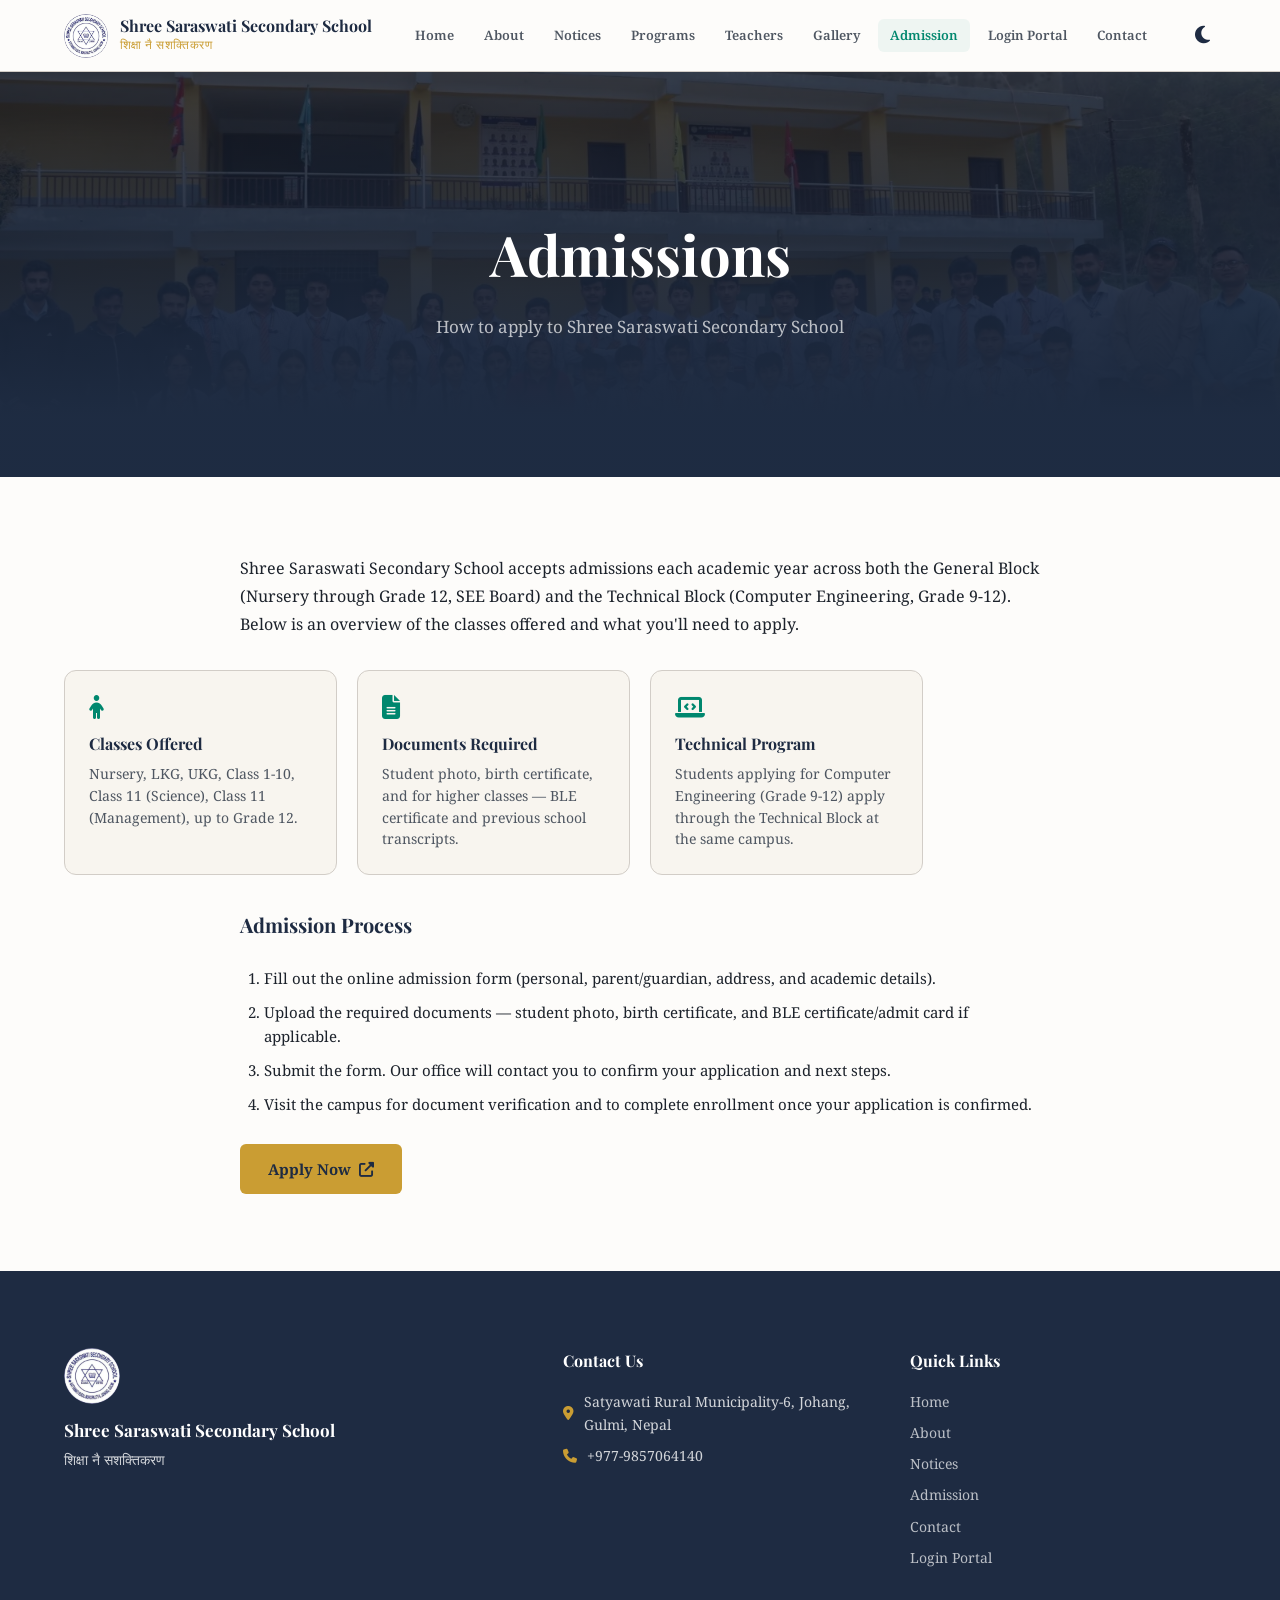
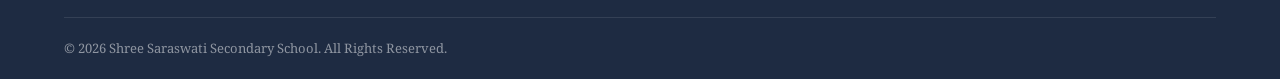
<file: admissions.html>
<!DOCTYPE html>
<html lang="en">
<head>
  <meta charset="UTF-8">
  <meta name="viewport" content="width=device-width, initial-scale=1.0, viewport-fit=cover">
  <title>Admissions | Shree Saraswati Secondary School, Gulmi</title>
  <meta name="description" content="Admissions open 2083 at Shree Saraswati Secondary School, Gulmi. Nursery to Grade 12, +2 Science & Management, Computer Engineering (TEVT). Apply now!">
  <meta name="keywords" content="admission Shree Saraswati School, school admission Gulmi, admission open 2083, nursery admission Gulmi, grade 11 admission Gulmi, grade 12 admission 2083, +2 admission Gulmi, Computer Engineering admission Gulmi, TEVT admission Nepal, school enrollment Johang, how to apply to school in Nepal">
  <meta name="robots" content="index, follow">
  <meta name="author" content="Shree Saraswati Secondary School">
  <meta name="theme-color" content="#1a3a5c">
  <link rel="canonical" href="https://saraswatisecschool.edu.np/admissions.html">
  <link rel="icon" type="image/webp" href="assets/images/School%20circular%20logo.webp">
  <link rel="apple-touch-icon" href="assets/images/School%20circular%20logo.webp">
  <link rel="alternate" hreflang="en" href="https://saraswatisecschool.edu.np/admissions.html">
  <link rel="alternate" hreflang="ne" href="https://saraswatisecschool.edu.np/admissions.html">
  <link rel="alternate" hreflang="x-default" href="https://saraswatisecschool.edu.np/admissions.html">
  <meta property="og:type" content="website">
  <meta property="og:site_name" content="Shree Saraswati Secondary School">
  <meta property="og:title" content="Admissions | Shree Saraswati Secondary School, Gulmi">
  <meta property="og:description" content="Apply now for Nursery to Grade 12 (admission 2083). Process, eligibility, documents, +2 Science/Management and Computer Engineering at Shree Saraswati Secondary School.">
  <meta property="og:image" content="https://saraswatisecschool.edu.np/assets/images/General%20Block.webp">
  <meta property="og:image:width" content="800">
  <meta property="og:image:height" content="600">
  <meta property="og:image:alt" content="General Block building of Shree Saraswati Secondary School">
  <meta property="og:image:type" content="image/webp">
  <meta property="og:url" content="https://saraswatisecschool.edu.np/admissions.html">
  <meta property="og:locale" content="ne_NP">
  <meta name="twitter:card" content="summary_large_image">
  <meta name="twitter:site" content="@saraswatisec">
  <meta name="twitter:title" content="Admissions | Shree Saraswati Secondary School, Gulmi">
  <meta name="twitter:description" content="Apply for Nursery to Grade 12. Admission process, eligibility, and documents required.">
  <meta name="twitter:image" content="https://saraswatisecschool.edu.np/assets/images/General%20Block.webp">
  <meta name="twitter:image:alt" content="General Block building of Shree Saraswati Secondary School">
  <meta name="twitter:image:type" content="image/webp">
  <script>if(localStorage.getItem('sss_theme')==='dark')document.documentElement.setAttribute('data-theme','dark')</script>
  <link rel="preconnect" href="https://fonts.googleapis.com">
  <link rel="preconnect" href="https://fonts.gstatic.com" crossorigin>
  <link rel="dns-prefetch" href="https://fonts.googleapis.com">
  <link rel="stylesheet" href="css/style.css">
  <link rel="preload" href="https://fonts.googleapis.com/css2?family=Playfair+Display:wght@400;600;700&family=Noto+Serif:wght@400;700&display=swap" as="style" onload="this.onload=null;this.rel='stylesheet'">
  <link rel="preload" href="https://cdnjs.cloudflare.com/ajax/libs/font-awesome/6.4.0/css/all.min.css" as="style" onload="this.onload=null;this.rel='stylesheet'">
  <link rel="stylesheet" href="https://fonts.googleapis.com/css2?family=Playfair+Display:wght@400;600;700&family=Noto+Serif:wght@400;700&display=swap" media="print" onload="this.media='all'">
  <noscript><link rel="stylesheet" href="https://fonts.googleapis.com/css2?family=Playfair+Display:wght@400;600;700&family=Noto+Serif:wght@400;700&display=swap"></noscript>
  <link rel="stylesheet" href="https://cdnjs.cloudflare.com/ajax/libs/font-awesome/6.4.0/css/all.min.css" media="print" onload="this.media='all'">
  <noscript><link rel="stylesheet" href="https://cdnjs.cloudflare.com/ajax/libs/font-awesome/6.4.0/css/all.min.css"></noscript>
  <link rel="preload" href="assets/images/Technical%20Block.webp" as="image" fetchpriority="high">
  <script type="application/ld+json">
  [{"@context":"https://schema.org","@type":"BreadcrumbList","itemListElement":[{"@type":"ListItem","position":1,"name":"Home","item":"https://saraswatisecschool.edu.np/"},{"@type":"ListItem","position":2,"name":"Admissions","item":"https://saraswatisecschool.edu.np/admissions.html"}]},{"@context":"https://schema.org","@type":"WebPage","name":"Admissions","description":"Admission information for Shree Saraswati Secondary School","mainEntity":{"@type":"EducationalOccupationalProgram","name":"School Admission","educationalProgramMode":"inPerson","provider":{"@id":"https://saraswatisecschool.edu.np/#school"}}}]
  </script>
</head>
<body>
<a href="#admissions-content" class="skip-link">Skip to main content</a>

<header class="header" id="header">
  <div class="header-container">
    <div class="logo-section">
      <a href="index.html"><img src="assets/images/School%20circular%20logo.webp" alt="Shree Saraswati Secondary School logo" class="logo"></a>
      <div class="school-title">
        <div class="site-title"><a href="index.html" style="text-decoration:none;color:inherit;">Shree Saraswati Secondary School</a></div>
        <p>शिक्षा नै सशक्तिकरण</p>
      </div>
    </div>
    <nav class="nav-menu" id="navMenu" aria-label="Main navigation">
      <a href="index.html" class="nav-link">Home</a>
      <a href="about.html" class="nav-link">About</a>
      <a href="notices.html" class="nav-link">Notices</a>
      <a href="index.html#programs" class="nav-link">Programs</a>
      <a href="index.html#teachers" class="nav-link">Teachers</a>
      <a href="index.html#gallery" class="nav-link">Gallery</a>
      <a href="admissions.html" class="nav-link active">Admission</a>
      <a href="Login_portal.html" class="nav-link" target="_blank" rel="noopener">Login Portal</a>
      <a href="contact.html" class="nav-link">Contact</a>
    </nav>
    <div class="nav-right"><button class="theme-toggle" id="themeToggle" onclick="toggleTheme()" aria-label="Toggle dark mode"><i class="fas fa-moon"></i></button><button class="menu-toggle" id="menuToggle" aria-label="Toggle navigation menu" aria-controls="navMenu" aria-expanded="false"><i class="fas fa-bars"></i></button></div>
  </div>
</header>

<main id="admissions-content" tabindex="-1">
<section class="page-hero">
  <div class="hero-bg"><img src="assets/images/Technical%20Block.webp" alt="Technical Block building of Shree Saraswati School" loading="lazy"></div>
  <div class="hero-overlay"></div>
  <div class="page-hero-content">
    <h1>Admissions</h1>
    <span class="gold-rule"></span>
    <p>How to apply to Shree Saraswati Secondary School</p>
  </div>
</section>

<section class="page-section">
  <div class="container">
    <div class="page-content">
      <p>Shree Saraswati Secondary School accepts admissions each academic year across both the General Block (Nursery through Grade 12, SEE Board) and the Technical Block (Computer Engineering, Grade 9-12). Below is an overview of the classes offered and what you'll need to apply.</p>
    </div>
    <div class="info-cards">
      <div class="info-card"><i class="fas fa-child"></i><h3>Classes Offered</h3><p>Nursery, LKG, UKG, Class 1-10, Class 11 (Science), Class 11 (Management), up to Grade 12.</p></div>
      <div class="info-card"><i class="fas fa-file-alt"></i><h3>Documents Required</h3><p>Student photo, birth certificate, and for higher classes &mdash; BLE certificate and previous school transcripts.</p></div>
      <div class="info-card"><i class="fas fa-laptop-code"></i><h3>Technical Program</h3><p>Students applying for Computer Engineering (Grade 9-12) apply through the Technical Block at the same campus.</p></div>
    </div>
    <div class="page-content" style="margin-top:32px">
      <h3 style="font-family:var(--font-display);font-size:1.25rem;font-weight:700;color:var(--navy);margin-bottom:16px">Admission Process</h3>
      <ol class="steps-list">
        <li>Fill out the online admission form (personal, parent/guardian, address, and academic details).</li>
        <li>Upload the required documents &mdash; student photo, birth certificate, and BLE certificate/admit card if applicable.</li>
        <li>Submit the form. Our office will contact you to confirm your application and next steps.</li>
        <li>Visit the campus for document verification and to complete enrollment once your application is confirmed.</li>
      </ol>
      <div style="margin-top:28px">
        <a href="index.html#admission" class="btn btn-primary">Apply Now <i class="fas fa-external-link-alt"></i></a>
      </div>
    </div>
  </div>
</section>
</main>

<footer class="footer">
  <div class="container">
    <div class="footer-grid">
      <div class="footer-about">
        <img src="assets/images/School%20circular%20logo.webp" alt="Logo" class="footer-logo">
        <h3>Shree Saraswati Secondary School</h3>
        <p>शिक्षा नै सशक्तिकरण</p>
      </div>
      <div class="footer-contact">
        <h3>Contact Us</h3>
        <p><i class="fas fa-map-marker-alt"></i> Satyawati Rural Municipality-6, Johang, Gulmi, Nepal</p>
        <p><i class="fas fa-phone"></i> +977-9857064140</p>
      </div>
      <div class="footer-links">
        <h3>Quick Links</h3>
        <a href="index.html">Home</a>
        <a href="about.html">About</a>
        <a href="notices.html">Notices</a>
        <a href="admissions.html">Admission</a>
        <a href="contact.html">Contact</a>
        <a href="Login_portal.html" target="_blank" rel="noopener">Login Portal</a>
      </div>
    </div>
    <div class="footer-bottom">
      <p>&copy; <span id="currentYear"></span> Shree Saraswati Secondary School. All Rights Reserved.</p>
    </div>
  </div>
</footer>
<script>function toggleTheme(){var d=document.documentElement,a=d.getAttribute('data-theme'),n=a==='dark'?'light':'dark';d.setAttribute('data-theme',n);localStorage.setItem('sss_theme',n);document.querySelectorAll('.theme-toggle i').forEach(function(e){e.className=n==='dark'?'fas fa-sun':'fas fa-moon'})}!function(){document.querySelectorAll('.theme-toggle i').forEach(function(e){e.className=document.documentElement.getAttribute('data-theme')==='dark'?'fas fa-sun':'fas fa-moon'})}()</script>
<script>document.getElementById('currentYear').textContent=new Date().getFullYear()</script>
<script src="js/supabase.js"></script>
<script src="js/cache.js"></script>
<script src="js/data.js"></script>
<script src="js/main.js"></script>
</body>
</html>
</file>
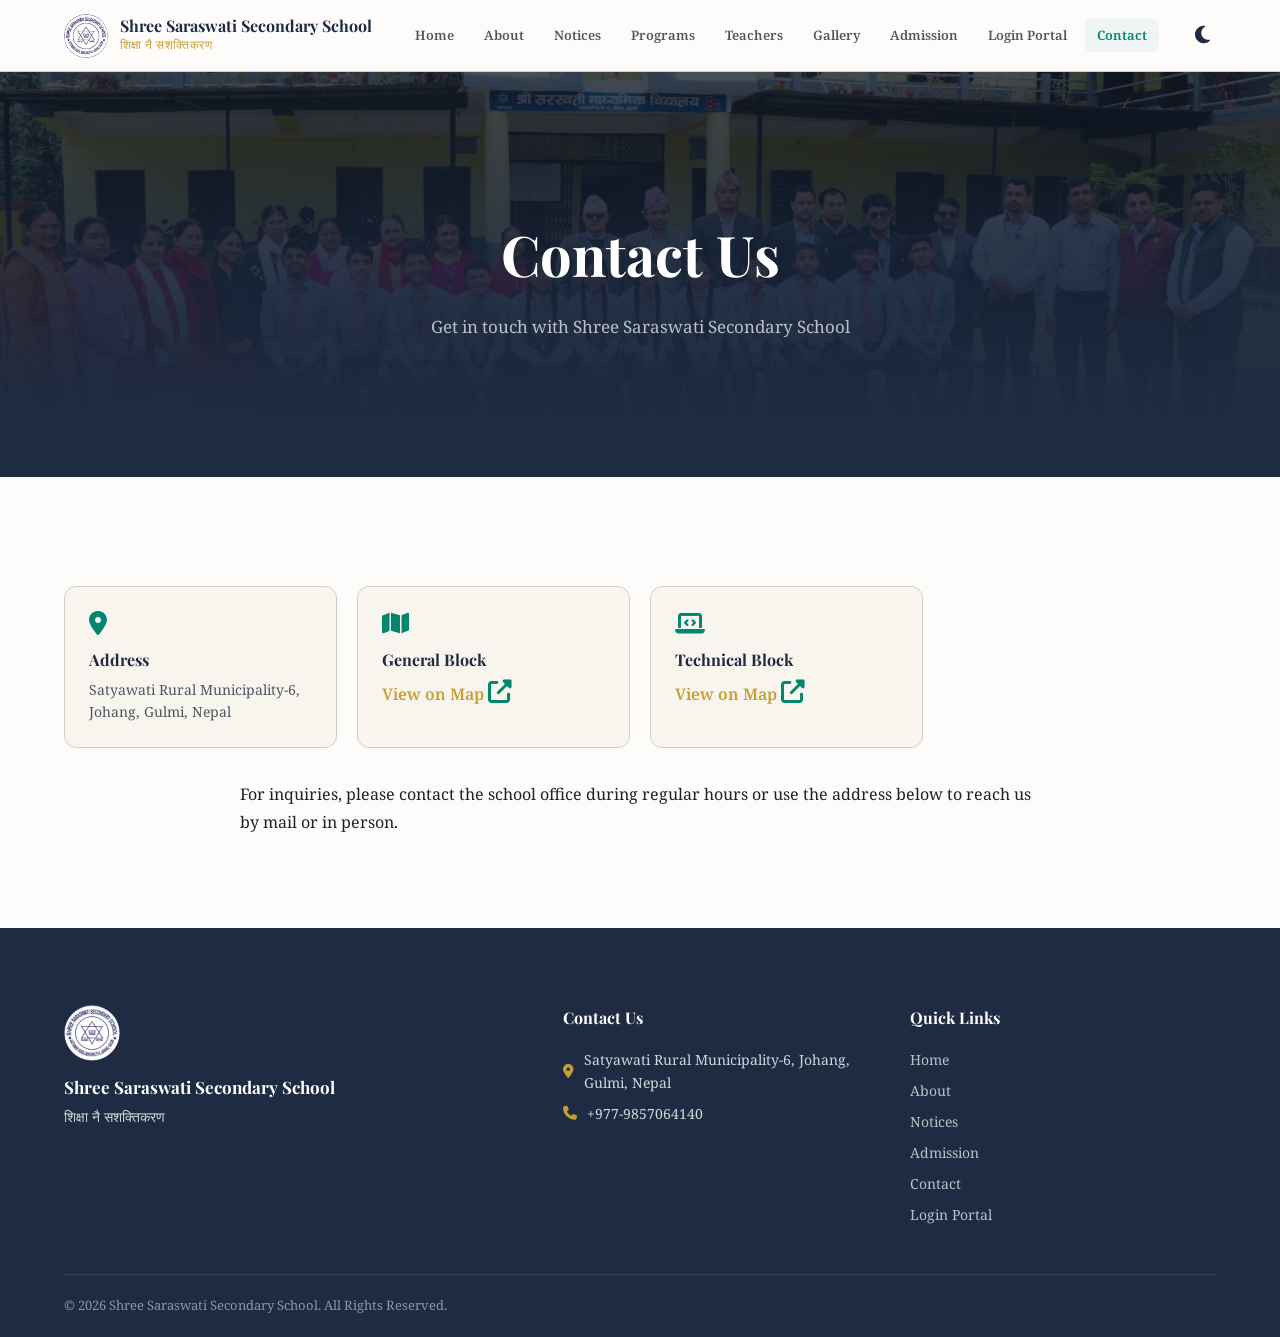
<file: contact.html>
<!DOCTYPE html>
<html lang="en">
<head>
  <meta charset="UTF-8">
  <meta name="viewport" content="width=device-width, initial-scale=1.0, viewport-fit=cover">
  <title>Contact Us | Shree Saraswati Secondary School, Gulmi</title>
  <meta name="description" content="Contact Shree Saraswati Secondary School, Johang, Gulmi — address, phone +977-9857064140, email, Google Maps, and inquiry form.">
  <meta name="keywords" content="contact Shree Saraswati School, school address Gulmi, Johang school contact, Satyawati school Gulmi, school phone +977-9857064140, school email Nepal, school map Gulmi, school in Lumbini Province contact, best school in Gulmi contact">
  <meta name="robots" content="index, follow">
  <meta name="author" content="Shree Saraswati Secondary School">
  <meta name="theme-color" content="#1a3a5c">
  <link rel="canonical" href="https://saraswatisecschool.edu.np/contact.html">
  <link rel="icon" type="image/webp" href="assets/images/School%20circular%20logo.webp">
  <link rel="apple-touch-icon" href="assets/images/School%20circular%20logo.webp">
  <link rel="alternate" hreflang="en" href="https://saraswatisecschool.edu.np/contact.html">
  <link rel="alternate" hreflang="ne" href="https://saraswatisecschool.edu.np/contact.html">
  <link rel="alternate" hreflang="x-default" href="https://saraswatisecschool.edu.np/contact.html">
  <meta property="og:type" content="website">
  <meta property="og:site_name" content="Shree Saraswati Secondary School">
  <meta property="og:title" content="Contact Us | Shree Saraswati Secondary School, Gulmi">
  <meta property="og:description" content="School address, phone, and map location for Shree Saraswati Secondary School in Johang, Gulmi, Nepal.">
  <meta property="og:image" content="https://saraswatisecschool.edu.np/assets/images/General%20Block.webp">
  <meta property="og:image:width" content="800">
  <meta property="og:image:height" content="600">
  <meta property="og:image:alt" content="General Block building of Shree Saraswati Secondary School">
  <meta property="og:image:type" content="image/webp">
  <meta property="og:url" content="https://saraswatisecschool.edu.np/contact.html">
  <meta property="og:locale" content="ne_NP">
  <meta name="twitter:card" content="summary_large_image">
  <meta name="twitter:site" content="@saraswatisec">
  <meta name="twitter:title" content="Contact Us | Shree Saraswati Secondary School, Gulmi">
  <meta name="twitter:description" content="Address, phone, and location of Shree Saraswati Secondary School, Johang, Gulmi.">
  <meta name="twitter:image" content="https://saraswatisecschool.edu.np/assets/images/General%20Block.webp">
  <meta name="twitter:image:alt" content="General Block building of Shree Saraswati Secondary School">
  <meta name="twitter:image:type" content="image/webp">
  <script>if(localStorage.getItem('sss_theme')==='dark')document.documentElement.setAttribute('data-theme','dark')</script>
  <link rel="preconnect" href="https://fonts.googleapis.com">
  <link rel="preconnect" href="https://fonts.gstatic.com" crossorigin>
  <link rel="dns-prefetch" href="https://fonts.googleapis.com">
  <link rel="stylesheet" href="css/style.css">
  <link rel="preload" href="https://fonts.googleapis.com/css2?family=Playfair+Display:wght@400;600;700&family=Noto+Serif:wght@400;700&display=swap" as="style" onload="this.onload=null;this.rel='stylesheet'">
  <link rel="preload" href="https://cdnjs.cloudflare.com/ajax/libs/font-awesome/6.4.0/css/all.min.css" as="style" onload="this.onload=null;this.rel='stylesheet'">
  <link rel="stylesheet" href="https://fonts.googleapis.com/css2?family=Playfair+Display:wght@400;600;700&family=Noto+Serif:wght@400;700&display=swap" media="print" onload="this.media='all'">
  <noscript><link rel="stylesheet" href="https://fonts.googleapis.com/css2?family=Playfair+Display:wght@400;600;700&family=Noto+Serif:wght@400;700&display=swap"></noscript>
  <link rel="stylesheet" href="https://cdnjs.cloudflare.com/ajax/libs/font-awesome/6.4.0/css/all.min.css" media="print" onload="this.media='all'">
  <noscript><link rel="stylesheet" href="https://cdnjs.cloudflare.com/ajax/libs/font-awesome/6.4.0/css/all.min.css"></noscript>
  <link rel="preload" href="assets/images/General%20Block.webp" as="image" fetchpriority="high">
  <script type="application/ld+json">
  [{"@context":"https://schema.org","@type":"BreadcrumbList","itemListElement":[{"@type":"ListItem","position":1,"name":"Home","item":"https://saraswatisecschool.edu.np/"},{"@type":"ListItem","position":2,"name":"Contact","item":"https://saraswatisecschool.edu.np/contact.html"}]},{"@context":"https://schema.org","@type":"ContactPage","name":"Contact Us","description":"Contact Shree Saraswati Secondary School","mainEntity":{"@id":"https://saraswatisecschool.edu.np/#school"}}]
  </script>
</head>
<body>
<a href="#contact-content" class="skip-link">Skip to main content</a>

<header class="header" id="header">
  <div class="header-container">
    <div class="logo-section">
      <a href="index.html"><img src="assets/images/School%20circular%20logo.webp" alt="Shree Saraswati Secondary School logo" class="logo"></a>
      <div class="school-title">
        <div class="site-title"><a href="index.html" style="text-decoration:none;color:inherit;">Shree Saraswati Secondary School</a></div>
        <p>शिक्षा नै सशक्तिकरण</p>
      </div>
    </div>
    <nav class="nav-menu" id="navMenu" aria-label="Main navigation">
      <a href="index.html" class="nav-link">Home</a>
      <a href="about.html" class="nav-link">About</a>
      <a href="notices.html" class="nav-link">Notices</a>
      <a href="index.html#programs" class="nav-link">Programs</a>
      <a href="index.html#teachers" class="nav-link">Teachers</a>
      <a href="index.html#gallery" class="nav-link">Gallery</a>
      <a href="admissions.html" class="nav-link">Admission</a>
      <a href="Login_portal.html" class="nav-link" target="_blank" rel="noopener">Login Portal</a>
      <a href="contact.html" class="nav-link active">Contact</a>
    </nav>
    <div class="nav-right"><button class="theme-toggle" id="themeToggle" onclick="toggleTheme()" aria-label="Toggle dark mode"><i class="fas fa-moon"></i></button><button class="menu-toggle" id="menuToggle" aria-label="Toggle navigation menu" aria-controls="navMenu" aria-expanded="false"><i class="fas fa-bars"></i></button></div>
  </div>
</header>

<main id="contact-content" tabindex="-1">
<section class="page-hero">
  <div class="hero-bg"><img src="assets/images/General%20Block.webp" alt="General Block building of Shree Saraswati School" loading="lazy"></div>
  <div class="hero-overlay"></div>
  <div class="page-hero-content">
    <h1>Contact Us</h1>
    <span class="gold-rule"></span>
    <p>Get in touch with Shree Saraswati Secondary School</p>
  </div>
</section>

<section class="page-section">
  <div class="container">
    <div class="info-cards">
      <div class="info-card"><i class="fas fa-map-marker-alt"></i><h3>Address</h3><p>Satyawati Rural Municipality-6, Johang, Gulmi, Nepal</p></div>
      <div class="info-card"><i class="fas fa-map"></i><h3>General Block</h3><a href="https://maps.app.goo.gl/8p2sAp4HJvD1dHu89" target="_blank" rel="noopener">View on Map <i class="fas fa-external-link-alt"></i></a></div>
      <div class="info-card"><i class="fas fa-laptop-code"></i><h3>Technical Block</h3><a href="https://maps.app.goo.gl/kgMV2Hgrvsdzd5Ey5" target="_blank" rel="noopener">View on Map <i class="fas fa-external-link-alt"></i></a></div>
    </div>
    <div class="page-content"><p>For inquiries, please contact the school office during regular hours or use the address below to reach us by mail or in person.</p></div>
  </div>
</section>
</main>

<footer class="footer">
  <div class="container">
    <div class="footer-grid">
      <div class="footer-about">
        <img src="assets/images/School%20circular%20logo.webp" alt="Logo" class="footer-logo">
        <h3>Shree Saraswati Secondary School</h3>
        <p>शिक्षा नै सशक्तिकरण</p>
      </div>
      <div class="footer-contact">
        <h3>Contact Us</h3>
        <p><i class="fas fa-map-marker-alt"></i> Satyawati Rural Municipality-6, Johang, Gulmi, Nepal</p>
        <p><i class="fas fa-phone"></i> +977-9857064140</p>
      </div>
      <div class="footer-links">
        <h3>Quick Links</h3>
        <a href="index.html">Home</a>
        <a href="about.html">About</a>
        <a href="notices.html">Notices</a>
        <a href="admissions.html">Admission</a>
        <a href="contact.html">Contact</a>
        <a href="Login_portal.html" target="_blank" rel="noopener">Login Portal</a>
      </div>
    </div>
    <div class="footer-bottom">
      <p>&copy; <span id="currentYear"></span> Shree Saraswati Secondary School. All Rights Reserved.</p>
    </div>
  </div>
</footer>
<script>function toggleTheme(){var d=document.documentElement,a=d.getAttribute('data-theme'),n=a==='dark'?'light':'dark';d.setAttribute('data-theme',n);localStorage.setItem('sss_theme',n);document.querySelectorAll('.theme-toggle i').forEach(function(e){e.className=n==='dark'?'fas fa-sun':'fas fa-moon'})}!function(){document.querySelectorAll('.theme-toggle i').forEach(function(e){e.className=document.documentElement.getAttribute('data-theme')==='dark'?'fas fa-sun':'fas fa-moon'})}()</script>
<script>document.getElementById('currentYear').textContent=new Date().getFullYear()</script>
<script src="js/supabase.js"></script>
<script src="js/cache.js"></script>
<script src="js/data.js"></script>
<script src="js/main.js"></script>
</body>
</html>
</file>
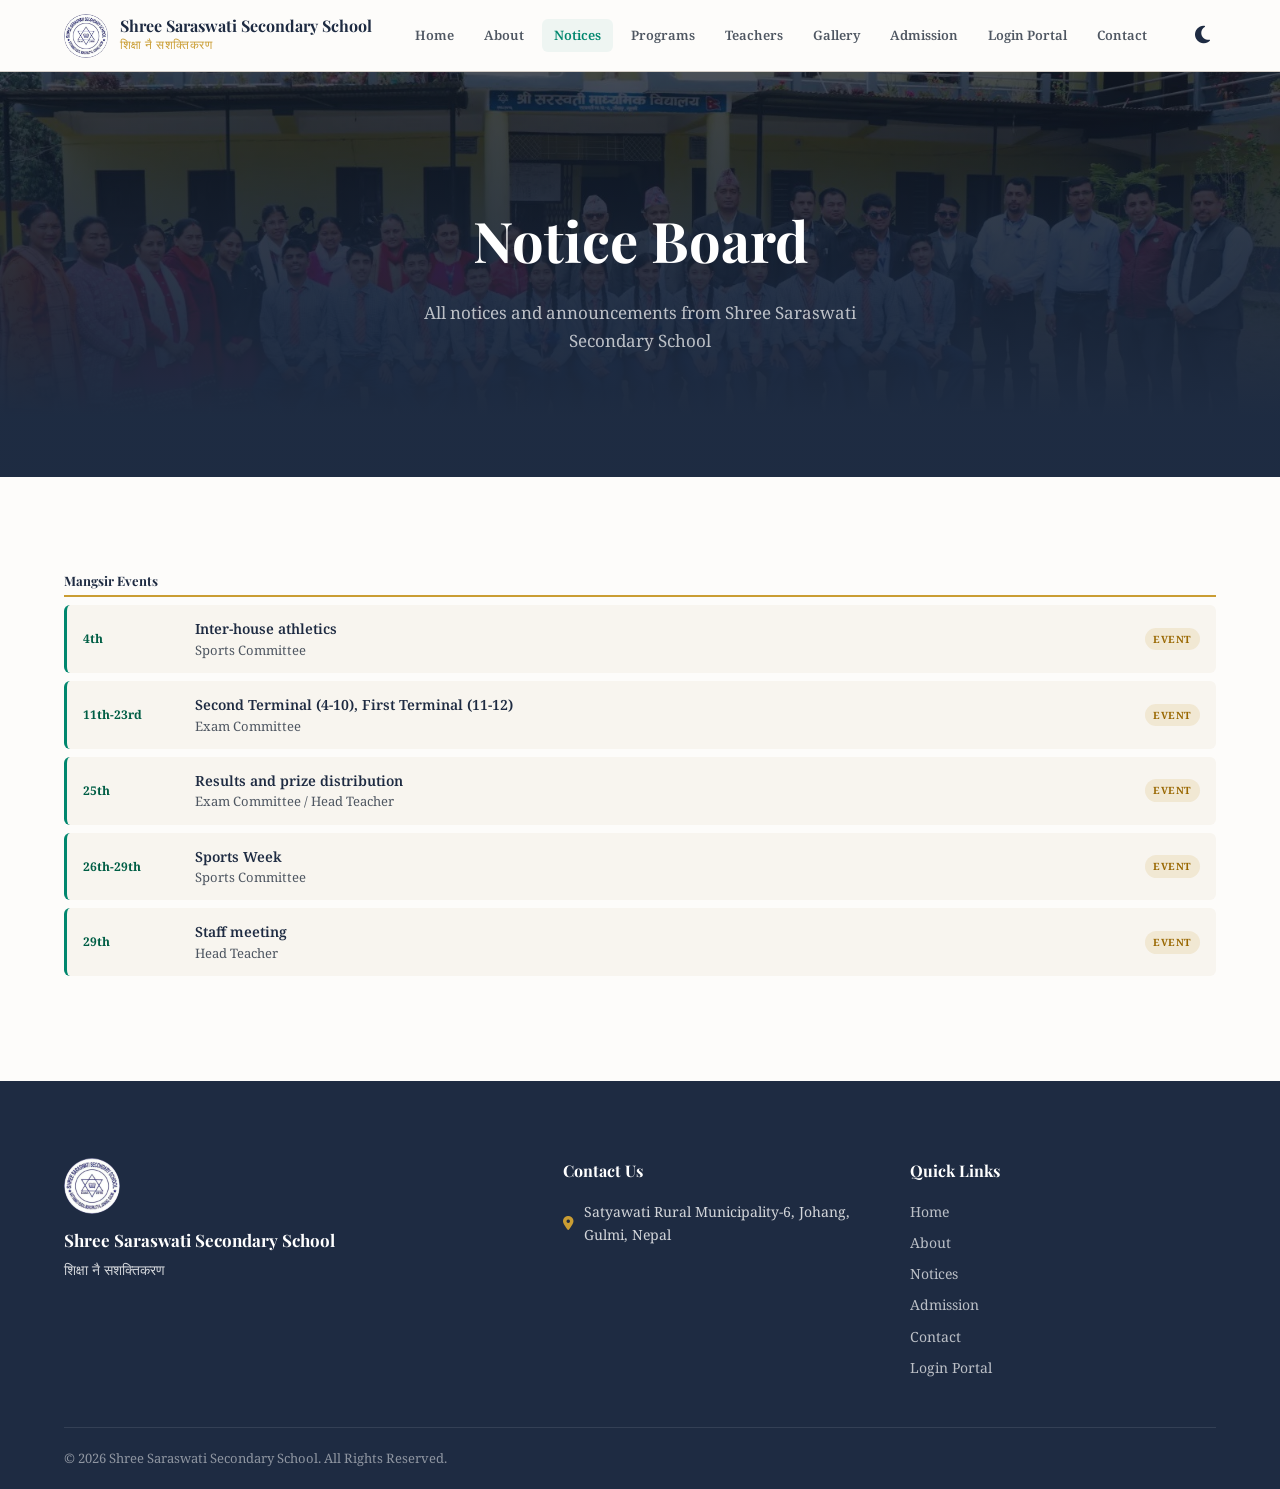
<file: notices.html>
<!DOCTYPE html>
<html lang="en">
<head>
  <meta charset="UTF-8">
  <meta name="viewport" content="width=device-width, initial-scale=1.0, viewport-fit=cover">
  <title>Notices & News | Shree Saraswati Secondary School, Gulmi</title>
  <meta name="description" content="Latest notices, announcements, and exam routines from Shree Saraswati Secondary School, Johang, Gulmi. Stay updated with school events and circulars.">
  <meta name="keywords" content="school notices Gulmi, Shree Saraswati School announcements, school news Johang, school notice board Nepal, SEE 2082 result Gulmi, school circular 2083, exam routine Gulmi, school events Lumbini Province, community school notices">
  <meta name="robots" content="index, follow">
  <meta name="author" content="Shree Saraswati Secondary School">
  <meta name="theme-color" content="#1a3a5c">
  <link rel="canonical" href="https://saraswatisecschool.edu.np/notices.html">
  <link rel="icon" type="image/webp" href="assets/images/School%20circular%20logo.webp">
  <link rel="apple-touch-icon" href="assets/images/School%20circular%20logo.webp">
  <link rel="alternate" hreflang="en" href="https://saraswatisecschool.edu.np/notices.html">
  <link rel="alternate" hreflang="ne" href="https://saraswatisecschool.edu.np/notices.html">
  <link rel="alternate" hreflang="x-default" href="https://saraswatisecschool.edu.np/notices.html">
  <meta property="og:type" content="website">
  <meta property="og:site_name" content="Shree Saraswati Secondary School">
  <meta property="og:title" content="Notices & News | Shree Saraswati Secondary School, Gulmi">
  <meta property="og:description" content="Latest notices and announcements from Shree Saraswati Secondary School. Exam schedules, holiday notices, events and more.">
  <meta property="og:image" content="https://saraswatisecschool.edu.np/assets/images/General%20Block.webp">
  <meta property="og:image:width" content="800">
  <meta property="og:image:height" content="600">
  <meta property="og:image:alt" content="School campus of Shree Saraswati Secondary School">
  <meta property="og:image:type" content="image/webp">
  <meta property="og:url" content="https://saraswatisecschool.edu.np/notices.html">
  <meta property="og:locale" content="ne_NP">
  <meta name="twitter:card" content="summary_large_image">
  <meta name="twitter:site" content="@saraswatisec">
  <meta name="twitter:title" content="Notices & News | Shree Saraswati Secondary School, Gulmi">
  <meta name="twitter:description" content="Latest notices and announcements from the school.">
  <meta name="twitter:image" content="https://saraswatisecschool.edu.np/assets/images/General%20Block.webp">
  <meta name="twitter:image:alt" content="School campus of Shree Saraswati Secondary School">
  <meta name="twitter:image:type" content="image/webp">
  <script>if(localStorage.getItem('sss_theme')==='dark')document.documentElement.setAttribute('data-theme','dark')</script>
  <link rel="preconnect" href="https://fonts.googleapis.com">
  <link rel="preconnect" href="https://fonts.gstatic.com" crossorigin>
  <link rel="dns-prefetch" href="https://fonts.googleapis.com">
  <link rel="stylesheet" href="css/style.css">
  <link rel="preload" href="https://fonts.googleapis.com/css2?family=Playfair+Display:wght@400;600;700&family=Noto+Serif:wght@400;700&display=swap" as="style" onload="this.onload=null;this.rel='stylesheet'">
  <link rel="preload" href="https://cdnjs.cloudflare.com/ajax/libs/font-awesome/6.4.0/css/all.min.css" as="style" onload="this.onload=null;this.rel='stylesheet'">
  <link rel="stylesheet" href="https://fonts.googleapis.com/css2?family=Playfair+Display:wght@400;600;700&family=Noto+Serif:wght@400;700&display=swap" media="print" onload="this.media='all'">
  <noscript><link rel="stylesheet" href="https://fonts.googleapis.com/css2?family=Playfair+Display:wght@400;600;700&family=Noto+Serif:wght@400;700&display=swap"></noscript>
  <link rel="stylesheet" href="https://cdnjs.cloudflare.com/ajax/libs/font-awesome/6.4.0/css/all.min.css" media="print" onload="this.media='all'">
  <noscript><link rel="stylesheet" href="https://cdnjs.cloudflare.com/ajax/libs/font-awesome/6.4.0/css/all.min.css"></noscript>
  <link rel="preload" href="assets/images/General%20Block.webp" as="image" fetchpriority="high">
  <script type="application/ld+json">
  [{"@context":"https://schema.org","@type":"BreadcrumbList","itemListElement":[{"@type":"ListItem","position":1,"name":"Home","item":"https://saraswatisecschool.edu.np/"},{"@type":"ListItem","position":2,"name":"Notices","item":"https://saraswatisecschool.edu.np/notices.html"}]},{"@context":"https://schema.org","@type":"CollectionPage","name":"Notices","description":"School notices and announcements","mainEntity":{"@id":"https://saraswatisecschool.edu.np/#school"}}]
  </script>
</head>
<body>
<a href="#notices-content" class="skip-link">Skip to main content</a>

<header class="header" id="header">
  <div class="header-container">
    <div class="logo-section">
      <a href="index.html"><img src="assets/images/School%20circular%20logo.webp" alt="Shree Saraswati Secondary School logo" class="logo"></a>
      <div class="school-title">
        <div class="site-title"><a href="index.html" style="text-decoration:none;color:inherit;">Shree Saraswati Secondary School</a></div>
        <p>शिक्षा नै सशक्तिकरण</p>
      </div>
    </div>
    <nav class="nav-menu" id="navMenu" aria-label="Main navigation">
      <a href="index.html" class="nav-link">Home</a>
      <a href="about.html" class="nav-link">About</a>
      <a href="notices.html" class="nav-link active">Notices</a>
      <a href="index.html#programs" class="nav-link">Programs</a>
      <a href="index.html#teachers" class="nav-link">Teachers</a>
      <a href="index.html#gallery" class="nav-link">Gallery</a>
      <a href="admissions.html" class="nav-link">Admission</a>
      <a href="Login_portal.html" class="nav-link" target="_blank" rel="noopener">Login Portal</a>
      <a href="contact.html" class="nav-link">Contact</a>
    </nav>
    <div class="nav-right"><button class="theme-toggle" id="themeToggle" onclick="toggleTheme()" aria-label="Toggle dark mode"><i class="fas fa-moon"></i></button><button class="menu-toggle" id="menuToggle" aria-label="Toggle navigation menu" aria-controls="navMenu" aria-expanded="false"><i class="fas fa-bars"></i></button></div>
  </div>
</header>

<main id="notices-content" tabindex="-1">
<section class="page-hero">
  <div class="hero-bg"><img src="assets/images/General%20Block.webp" alt="School campus of Shree Saraswati Secondary School" loading="lazy"></div>
  <div class="hero-overlay"></div>
  <div class="page-hero-content">
    <h1>Notice Board</h1>
    <span class="gold-rule"></span>
    <p>All notices and announcements from Shree Saraswati Secondary School</p>
  </div>
</section>

<section class="page-section">
  <div class="container">
    <div class="notices-list" id="noticesFullList"></div>
  </div>
</section>
</main>

<footer class="footer">
  <div class="container">
    <div class="footer-grid">
      <div class="footer-about">
        <img src="assets/images/School%20circular%20logo.webp" alt="Logo" class="footer-logo">
        <h3>Shree Saraswati Secondary School</h3>
        <p>शिक्षा नै सशक्तिकरण</p>
      </div>
      <div class="footer-contact">
        <h3>Contact Us</h3>
        <p><i class="fas fa-map-marker-alt"></i> Satyawati Rural Municipality-6, Johang, Gulmi, Nepal</p>
      </div>
      <div class="footer-links">
        <h3>Quick Links</h3>
        <a href="index.html">Home</a>
        <a href="about.html">About</a>
        <a href="notices.html">Notices</a>
        <a href="admissions.html">Admission</a>
        <a href="contact.html">Contact</a>
        <a href="Login_portal.html" target="_blank" rel="noopener">Login Portal</a>
      </div>
    </div>
    <div class="footer-bottom">
      <p>&copy; <span id="currentYear"></span> Shree Saraswati Secondary School. All Rights Reserved.</p>
    </div>
  </div>
</footer>
<script>document.getElementById('currentYear').textContent=new Date().getFullYear()</script>
<script src="js/supabase.js"></script>
<script src="js/cache.js"></script>
<script src="js/data.js"></script>
<script>
(async function(){
  var c=document.getElementById('noticesFullList');
  if(!c) return;
  var html = '';
  var bs = bsDateFromAd(new Date());
  var monthName = MONTH_ORDER[bs.month];
  var monthEvents = ANNUAL_PLAN[monthName] || [];
  var displayEvents = monthEvents.filter(function(a){ return !/vacation|holiday/i.test(a.activity); });
  if (displayEvents.length) {
    html += '<div class="notice-month-label">' + monthName + ' Events</div>';
    html += displayEvents.map(function(a){
      return '<div class="notice-row"><span class="ndate">'+a.date+'</span><span class="ntitle">'+a.activity+' <span class="nsnippet">'+(a.responsible||'')+'</span></span><span class="nbadge event">Event</span></div>';
    }).join('');
  }
  var notices;
  try { notices = await DataStore.get('NOTICES'); } catch(e) {}
  if (!notices || !notices.length) {
    try { var d=JSON.parse(localStorage.getItem('sss_notices')); if (Array.isArray(d)&&d.length) notices=d; } catch(e) {}
  }
  if(notices&&notices.length){
    html += '<div class="notice-month-label">Notices</div>';
    html += notices.map(function(n){
      var snippet = (n.content || '').length > 100 ? n.content.substring(0, 100) + '...' : (n.content || '');
      return '<div class="notice-row">'+
        '<span class="ndate">'+n.date+'</span>'+
        '<span class="ntitle">'+n.title+' <span class="nsnippet">'+snippet+'</span></span>'+
        '<span class="nbadge '+(n.priority||'normal')+'">'+(n.priority||'normal')+'</span>'+
        '</div>';
    }).join('');
  }
  c.innerHTML = html || '<div class="empty-state" style="text-align:center;padding:40px 20px;color:var(--text-muted)"><i class="fas fa-bullhorn" style="font-size:2rem;margin-bottom:12px;display:block"></i><p>No notices posted yet. Check back later.</p></div>';
})();
</script>
<script>function toggleTheme(){var d=document.documentElement,a=d.getAttribute('data-theme'),n=a==='dark'?'light':'dark';d.setAttribute('data-theme',n);localStorage.setItem('sss_theme',n);document.querySelectorAll('.theme-toggle i').forEach(function(e){e.className=n==='dark'?'fas fa-sun':'fas fa-moon'})}!function(){document.querySelectorAll('.theme-toggle i').forEach(function(e){e.className=document.documentElement.getAttribute('data-theme')==='dark'?'fas fa-sun':'fas fa-moon'})}()</script>
</body>
</html>
</file>
<file: css/style.css>
*,*::before,*::after{box-sizing:border-box;margin:0;padding:0}
i[class^="fa-"],i[class*=" fa-"]{line-height:1}
:root{
  --navy:oklch(0.29 0.045 260);
  --navy-light:oklch(0.38 0.05 255);
  --teal:oklch(0.55 0.12 175);
  --teal-dark:oklch(0.42 0.10 170);
  --teal-ghost:oklch(0.55 0.12 175 / 0.06);
  --gold:oklch(0.72 0.13 85);
  --gold-soft:oklch(0.72 0.13 85 / 0.3);
  --bg:oklch(0.97 0.008 80);
  --bg-alt:oklch(0.93 0.012 75);
  --surface:oklch(0.99 0.003 80);
  --text:oklch(0.25 0.02 260);
  --text-muted:oklch(0.45 0.02 255);
  --border:oklch(0.85 0.01 75);
  --font-display:'Playfair Display',Georgia,serif;
  --font-body:'Noto Serif','Noto Sans Devanagari',Georgia,serif;
  --font-mono:'IBM Plex Mono','Courier New',monospace;
  --radius:6px;
  --radius-lg:12px;
  --shadow:0 2px 12px oklch(0 0 0 / 0.06);
  --shadow-lg:0 8px 32px oklch(0 0 0 / 0.10);
  --ease:cubic-bezier(0.22,1,0.36,1);
  --header-h:72px;
  --header-h:calc(72px + env(safe-area-inset-top));
  --marquee-h:36px;
}

[data-theme="dark"]{
  --navy:oklch(0.48 0.05 260);
  --navy-light:oklch(0.55 0.05 255);
  --teal:oklch(0.62 0.12 175);
  --teal-dark:oklch(0.60 0.12 170);
  --teal-ghost:oklch(0.62 0.12 175 / 0.12);
  --gold:oklch(0.72 0.13 85);
  --gold-soft:oklch(0.72 0.13 85 / 0.2);
  --bg:oklch(0.11 0.015 260);
  --bg-alt:oklch(0.15 0.02 260);
  --surface:oklch(0.17 0.02 260);
  --text:oklch(0.91 0.01 80);
  --text-muted:oklch(0.70 0.015 80);
  --border:oklch(0.25 0.025 260);
  --shadow:0 2px 12px oklch(0 0 0 / 0.30);
  --shadow-lg:0 8px 32px oklch(0 0 0 / 0.40);
}
html{scroll-behavior:smooth;scroll-padding-top:var(--header-h);-webkit-tap-highlight-color:transparent}
body{font-family:var(--font-body);background:var(--bg);color:var(--text);line-height:1.65;-webkit-font-smoothing:antialiased;overflow-x:hidden;transition:background 0.35s var(--ease),color 0.35s var(--ease)}
a{color:var(--teal);text-decoration:none;transition:color 0.25s}
a:hover{color:var(--teal-dark)}
a:focus-visible{outline:2px solid var(--gold);outline-offset:2px;border-radius:2px}
img{max-width:100%;height:auto;display:block}
:focus-visible{outline:2px solid var(--teal);outline-offset:2px;border-radius:2px}
::selection{background:var(--teal);color:#fff}
.container{max-width:1200px;margin:0 auto;padding:0 24px}

/* Loading skeleton effect */

/* Skip link */
.skip-link{position:absolute;top:-100%;left:8px;padding:12px 20px;background:var(--navy);color:#fff;z-index:9999;border-radius:var(--radius);font-weight:700}
.skip-link:focus{top:8px}

/* Reduced motion */
@media(prefers-reduced-motion:reduce){*,*::before,*::after{animation-duration:0.01ms !important;animation-iteration-count:1 !important;transition-duration:0.01ms !important;scroll-behavior:auto !important}}

.section{padding:clamp(40px,5vw,64px) 0}
.section-header{margin-bottom:48px;text-align:center}
.section-header h2{font-family:var(--font-display);font-size:clamp(1.75rem,3.5vw,2.5rem);font-weight:700;color:var(--navy);position:relative;display:inline-block}
.section-header .gold-rule{display:block;width:48px;height:2px;background:var(--gold);margin:14px auto 0;border-radius:1px}
.section-header .gold-rule.left{margin:14px 0 0}
.section-header p{color:var(--text-muted);margin-top:10px;font-size:1rem}
.section-header.left{text-align:left}

/* === HEADER === */
.header{position:fixed;top:0;left:0;right:0;height:var(--header-h);padding-top:env(safe-area-inset-top);background:var(--surface);z-index:1000;border-bottom:1px solid var(--border);transition:background 0.35s var(--ease),box-shadow 0.35s var(--ease)}
.header.scrolled{background:oklch(0.99 0.003 80 / 0.92);-webkit-backdrop-filter:blur(8px);backdrop-filter:blur(8px);box-shadow:0 1px 12px oklch(0 0 0 / 0.06)}
.header-container{max-width:1200px;margin:0 auto;padding:0 24px;height:100%;display:flex;align-items:center;justify-content:space-between;gap:16px}
.logo-section{display:flex;align-items:center;gap:12px;flex-shrink:0}
.logo{width:44px;height:44px;border-radius:50%;object-fit:cover}
.school-title h1,.school-title .site-title{font-family:var(--font-display);font-size:1rem;font-weight:700;color:var(--navy);line-height:1.2}
.school-title p{font-size:0.75rem;color:var(--gold);letter-spacing:0.04em}
.nav-menu{display:flex;gap:6px;flex-wrap:wrap}
.nav-link{font-size:0.8125rem;font-weight:600;color:var(--text-muted);padding:6px 12px;border-radius:var(--radius);transition:color 0.25s,background 0.25s}
.nav-link:hover,.nav-link.active{color:var(--teal);background:var(--teal-ghost)}
.nav-right{display:flex;align-items:center;gap:10px}
.menu-toggle,.theme-toggle{background:none;border:none;font-size:1.25rem;color:var(--navy);cursor:pointer;padding:6px;border-radius:4px;transition:color var(--ease)}
.menu-toggle{display:none}
.theme-toggle:hover{color:var(--teal)}
[data-theme="dark"] .theme-toggle{color:var(--text-muted)}
[data-theme="dark"] .theme-toggle:hover{color:var(--gold)}
[data-theme="dark"] .header.scrolled{-webkit-backdrop-filter:blur(8px);backdrop-filter:blur(8px);background:var(--surface)}
[data-theme="dark"] .cal-head{background:linear-gradient(135deg,var(--navy),var(--navy-light))}
[data-theme="dark"] .cal-dow:first-child{color:var(--teal)}
[data-theme="dark"] .cal-dow:last-child{color:var(--text-muted)}
[data-theme="dark"] .cal-sun .cal-bs{color:var(--teal)}
[data-theme="dark"] .cal-sat .cal-bs{color:var(--text-muted)}
[data-theme="dark"] .cal-today{background:var(--teal-dark);border-color:var(--teal-dark);box-shadow:0 3px 14px var(--teal-ghost)}
[data-theme="dark"] .btn-primary{color:var(--bg)}
[data-theme="dark"] .nbadge.urgent{background:oklch(0.50 0.18 25 / 0.2);color:oklch(0.72 0.18 25)}
[data-theme="dark"] .nbadge.event{background:oklch(0.72 0.13 85 / 0.2);color:var(--gold)}

/* === HERO === */
.hero{position:relative;min-height:90vh;display:flex;align-items:flex-end;overflow:hidden;margin-top:0;background:var(--navy)}
.hero-slides{position:absolute;inset:0}
.hero-slide{position:absolute;inset:0;width:100%;height:100%;object-fit:cover;opacity:0;transform:scale(1.1);transition:opacity 1.5s ease,transform 0.1s linear;will-change:opacity}
.hero-slide.active{opacity:1}
.hero-overlay{position:absolute;inset:0;background:linear-gradient(to bottom,oklch(0 0 0 / 0.3),var(--navy) 85%,var(--navy) 100%)}
.hero-content{position:relative;z-index:2;padding:clamp(48px,8vw,100px) 24px clamp(40px,6vw,72px);max-width:1200px;margin:0 auto;width:100%}
.hero-tag{font-size:0.8125rem;font-weight:700;letter-spacing:0.12em;text-transform:uppercase;color:var(--gold);margin-bottom:20px;display:flex;align-items:center;gap:8px}
.hero-tag .gold-dot{width:6px;height:6px;border-radius:50%;background:var(--gold);display:inline-block}

.hero-split{display:flex;flex-wrap:wrap;gap:0;margin-bottom:16px}
.hero-split-letter{font-family:var(--font-display);font-weight:700;font-size:clamp(3rem,12vw,7rem);color:#fff;line-height:1;letter-spacing:-0.02em;opacity:0;transform:translateY(24px);animation:letterIn 0.5s var(--ease) forwards}
.hero-split-letter.space{width:0.3em}
@keyframes letterIn{to{opacity:1;transform:translateY(0)}}

.hero-location{font-size:clamp(1rem,2vw,1.25rem);color:oklch(1 0 0 / 0.7);max-width:500px;margin-bottom:32px}
.hero-rule{width:64px;height:2px;background:var(--gold);margin-bottom:28px;border-radius:1px}
.hero-actions{display:flex;gap:14px;flex-wrap:wrap}
.btn{display:inline-flex;align-items:center;gap:8px;padding:12px 28px;border-radius:var(--radius);font-family:var(--font-body);font-size:0.9375rem;font-weight:700;border:none;cursor:pointer;position:relative;overflow:hidden;transition:all 0.3s var(--ease);text-decoration:none}
.btn:active{transform:scale(0.97)}
.btn-primary{background:var(--gold);color:var(--navy)}
.btn-primary:hover{background:oklch(0.72 0.13 85 / 0.85);transform:translateY(-2px)}
.btn-outline-light{background:transparent;border:1.5px solid oklch(1 0 0 / 0.3);color:#fff}
.btn-outline-light:hover{border-color:#fff;background:oklch(1 0 0 / 0.08)}

/* === HERO PARALLAX TRANSITION === */
.hero-slide{will-change:opacity,transform}

/* === SCROLL REVEAL ANIMATIONS === */
[data-reveal]{opacity:0;transform:translateY(24px);transition:opacity 0.6s var(--ease),transform 0.6s var(--ease)}
[data-reveal].in-view{opacity:1;transform:translateY(0)}
[data-reveal][data-delay="1"]{transition-delay:0.1s}
[data-reveal][data-delay="2"]{transition-delay:0.2s}
[data-reveal][data-delay="3"]{transition-delay:0.3s}
[data-reveal][data-delay="4"]{transition-delay:0.4s}
[data-reveal][data-delay="5"]{transition-delay:0.5s}

/* === CARD HOVER POLISH === */
.stat-item,.staff-card,.hp-card-mini,.vp-card,.block-card,.gallery-item,.event-item,.testimonial-card,.teacher-card,.program-card{transition:transform 0.35s var(--ease),box-shadow 0.35s var(--ease),border-color 0.35s var(--ease)}
.stat-item:hover,.staff-card:hover,.hp-card-mini:hover,.vp-card:hover,.teacher-card:hover,.program-card:hover{transform:translateY(-4px);box-shadow:var(--shadow-lg)}

/* === ABOUT === */
.about{background:var(--surface)}
.about-layout{display:grid;grid-template-columns:1fr 1fr;gap:48px;align-items:start}
.about-text-block .lead{font-size:1.125rem;color:var(--text);margin-bottom:32px;line-height:1.75}
.about-cards{display:grid;gap:16px}
.about-card{display:flex;gap:16px;padding:20px 24px;background:var(--bg);border-radius:var(--radius-lg);border:1px solid var(--border)}
.about-card i{font-size:1.25rem;color:var(--teal);margin-top:3px;width:28px;flex-shrink:0}
.about-card h3{font-family:var(--font-display);font-size:1rem;font-weight:700;color:var(--navy);margin-bottom:4px}
.about-card p{font-size:0.875rem;color:var(--text-muted);line-height:1.55;white-space:pre-line}
.principal-spotlight{padding:32px;background:var(--teal-ghost);border-radius:var(--radius-lg);border:1px solid oklch(0.55 0.12 175 / 0.12)}
.principal-spotlight img{width:120px;height:120px;border-radius:50%;object-fit:cover;margin-bottom:16px;border:3px solid var(--surface)}
.principal-spotlight blockquote{font-size:0.9375rem;font-style:italic;color:var(--text);line-height:1.7;margin-bottom:12px}
.principal-spotlight cite{font-weight:700;color:var(--navy);font-style:normal;font-size:0.875rem}
.principal-spotlight .principal-role{display:block;margin-top:2px;font-size:0.6875rem;font-weight:700;color:var(--teal);letter-spacing:0.6px;text-transform:uppercase}
.blocks-row{display:grid;grid-template-columns:1fr 1fr;gap:24px;margin-top:48px}
.block-card{position:relative;border-radius:var(--radius-lg);overflow:hidden;background:var(--navy)}
.block-card img{width:100%;height:240px;object-fit:cover;opacity:0.6}
.block-content{position:absolute;bottom:0;left:0;right:0;padding:24px;background:linear-gradient(to top,oklch(0.29 0.045 260 / 0.95),transparent)}
.block-content h3{font-family:var(--font-display);font-size:1.25rem;font-weight:700;color:#fff;margin-bottom:4px}
.block-content p{font-size:0.8125rem;color:oklch(1 0 0 / 0.7);margin-bottom:12px}
.btn-map{font-size:0.8125rem;color:var(--gold);font-weight:600;display:inline-flex;align-items:center;gap:6px}
.btn-map:hover{color:#fff}

/* === STATS === */
.stats{background:var(--bg-alt)}
.stats-grid{display:grid;grid-template-columns:repeat(4,1fr);gap:24px;text-align:center}
.stat-item{padding:32px 16px;background:var(--surface);border-radius:var(--radius-lg);border:1px solid var(--border);transition:transform 0.3s var(--ease)}
.stat-item:hover{transform:translateY(-4px)}
.stat-item i{font-size:1.75rem;color:var(--teal);margin-bottom:12px}
.stat-number{display:block;font-family:var(--font-display);font-size:2.5rem;font-weight:700;color:var(--navy);line-height:1}
.stat-label{display:block;font-size:0.8125rem;font-weight:700;color:var(--text);margin-top:8px;text-transform:uppercase;letter-spacing:0.05em}
.stat-desc{display:block;font-size:0.75rem;color:var(--text-muted);margin-top:4px}

/* === STAFF === */
.staff{background:var(--bg)}
.staff-scroll{overflow:hidden}
.staff-track{display:flex;gap:20px;width:fit-content;animation:gmarquee 90s linear infinite}
.staff-track:hover{animation-play-state:paused}
.staff-card{flex:0 0 260px;text-align:center;padding:0;background:var(--surface);border-radius:var(--radius-lg);border:1px solid var(--border);overflow:hidden;transition:transform 0.3s var(--ease)}
.staff-card:hover{transform:translateY(-4px)}
.staff-card img{width:128px;height:128px;border-radius:50%;object-fit:cover;margin:16px auto 0;border:3px solid var(--teal-ghost)}
.staff-card .sinfo{padding:18px 16px}
.staff-card h4{font-family:var(--font-display);font-size:1rem;font-weight:700;color:var(--navy);margin-bottom:2px}
.staff-card .sposition{font-size:0.8125rem;color:var(--teal-dark);font-weight:600}

/* === HISTORY & PRESENT (inside About) === */
.hp-row{display:grid;grid-template-columns:1fr 1fr;gap:24px;margin-top:40px}
.hp-card-mini{padding:32px 28px;background:var(--surface);border-radius:var(--radius-lg);border:1px solid var(--border);transition:transform 0.3s var(--ease)}
.hp-card-mini:hover{transform:translateY(-4px)}
.hp-card-mini .hp-icon{width:48px;height:48px;border-radius:50%;background:var(--teal-ghost);display:flex;align-items:center;justify-content:center;margin-bottom:16px;font-size:1.25rem;color:var(--teal)}
.hp-card-mini h3{font-family:var(--font-display);font-size:1.125rem;font-weight:700;color:var(--navy);margin-bottom:12px}
.hp-card-mini p{font-size:0.9375rem;line-height:1.7;color:var(--text)}

/* === NOTICES === */
.notices{background:var(--surface)}

/* Notice row (used on notices.html and inline) */
.notice-row{display:grid;grid-template-columns:100px 1fr auto;gap:12px;padding:14px 16px;background:var(--bg);border-radius:var(--radius);border-left:3px solid var(--teal);align-items:center;margin-bottom:8px;transition:transform 0.25s var(--ease),box-shadow 0.25s var(--ease)}
.notice-row:hover{transform:translateX(4px);box-shadow:var(--shadow)}
.notice-row .ndate{font-size:0.75rem;font-weight:700;color:var(--teal-dark);white-space:nowrap}
.notice-row .ntitle{font-size:0.875rem;font-weight:600;color:var(--navy);line-height:1.4}
.notice-row .nsnippet{font-weight:400;color:var(--text-muted);font-size:0.8125rem;display:block;margin-top:2px}
.notice-row .nbadge{font-size:0.625rem;font-weight:700;text-transform:uppercase;letter-spacing:0.06em;padding:3px 8px;border-radius:999px;white-space:nowrap}
.nbadge.urgent{background:oklch(0.50 0.18 25 / 0.12);color:oklch(0.40 0.18 25)}
.nbadge.normal{background:var(--teal-ghost);color:var(--teal-dark)}
.nbadge.event{background:oklch(0.72 0.13 85 / 0.15);color:oklch(0.55 0.13 80)}
.notice-month-label{font-family:var(--font-display);font-size:0.8125rem;font-weight:700;color:var(--navy);margin:16px 0 8px;padding-bottom:4px;border-bottom:2px solid var(--gold);}
.notices-list{margin-bottom:28px}
.empty-state{text-align:center;padding:60px 20px;color:var(--text-muted)}


.nb-grid{display:grid;grid-template-columns:1.3fr 0.7fr;gap:32px;align-items:start}

.yp-header{display:flex;justify-content:space-between;align-items:center;flex-wrap:wrap;gap:10px;margin-bottom:14px}
.yp-title{font-family:var(--font-display);font-size:1.0625rem;font-weight:700;color:var(--navy)}
.mon-btn{padding:4px 10px;font-family:var(--font-body);font-size:0.65625rem;font-weight:600;border:1px solid var(--border);border-radius:999px;background:var(--surface);color:var(--text-muted);cursor:pointer;line-height:1.4}
.mon-btn:hover{background:var(--teal-ghost);color:var(--teal-dark)}
.mon-btn.active{background:var(--teal);color:#fff;border-color:var(--teal)}

.yp-body{display:flex;flex-direction:column;gap:6px;max-height:520px;overflow-y:auto;padding-right:6px;scrollbar-width:thin;scrollbar-color:var(--teal) transparent}
.yp-body::-webkit-scrollbar{width:5px}
.yp-body::-webkit-scrollbar-thumb{background:var(--teal);border-radius:3px}
.yp-card{display:flex;gap:14px;padding:12px 16px;background:var(--bg);border-radius:var(--radius);border-left:3px solid var(--border);align-items:flex-start}
.yp-holiday{border-left-color:oklch(0.50 0.18 25);background:oklch(0.50 0.18 25 / 0.04)}
.yp-holiday .yp-date{color:oklch(0.50 0.18 25)}
.yp-exam{border-left-color:oklch(0.38 0.05 255);background:oklch(0.38 0.05 255 / 0.04)}
.yp-exam .yp-date{color:oklch(0.38 0.05 255)}
.yp-event{border-left-color:var(--gold);background:oklch(0.72 0.13 85 / 0.04)}
.yp-event .yp-date{color:oklch(0.60 0.13 80)}
.yp-meeting{border-left-color:oklch(0.45 0.02 255);background:oklch(0.45 0.02 255 / 0.04)}
.yp-meeting .yp-date{color:oklch(0.45 0.02 255)}
.yp-regular{border-left-color:var(--teal)}
.yp-regular .yp-date{color:var(--teal-dark)}
.yp-date{flex-shrink:0;font-size:0.75rem;font-weight:700;color:var(--teal-dark);white-space:nowrap;min-width:70px;padding-top:1px}
.yp-body-inner{display:flex;flex-direction:column;gap:2px}
.yp-activity{font-size:0.8125rem;font-weight:600;color:var(--navy);line-height:1.35}
.yp-meta{font-size:0.65625rem;color:var(--text-muted);font-weight:600}
.yp-empty{color:var(--text-muted);font-size:0.8125rem;padding:16px 0}

.nepali-cal{background:var(--surface);border-radius:var(--radius-lg);border:1px solid var(--border);overflow:hidden;position:sticky;top:calc(var(--header-h) + var(--marquee-h) + 20px);box-shadow:0 4px 28px oklch(0 0 0 / 0.07)}
.cal-head{background:linear-gradient(135deg,var(--navy),#1e4d7a);padding:16px 20px;text-align:center;border-bottom:1px solid oklch(1 0 0 / 0.08)}
.cal-month{font-family:var(--font-display);font-size:1.125rem;font-weight:700;color:#fff;letter-spacing:0.02em;display:block}
.cal-head-sub{font-size:0.625rem;font-weight:500;color:oklch(1 0 0 / 0.55);letter-spacing:0.04em;margin-top:2px;display:block}
.cal-dows{display:grid;grid-template-columns:repeat(7,1fr);padding:10px 8px 6px;gap:1px;background:var(--bg-alt)}
.cal-dow{text-align:center;font-size:0.625rem;font-weight:700;color:var(--text-muted);text-transform:uppercase;letter-spacing:0.08em;padding:4px 0}
.cal-dow:first-child{color:#d4534a}
.cal-dow:last-child{color:#4a7fb5}
.cal-grid{display:grid;grid-template-columns:repeat(7,1fr);padding:6px 8px 12px;gap:3px;background:var(--surface)}
.cal-cell{display:flex;flex-direction:column;align-items:center;padding:6px 3px;border-radius:10px;line-height:1.15;gap:2px;cursor:default;transition:all 0.2s ease;position:relative;min-height:66px;border:1.5px solid transparent;overflow:visible}
.cal-cell:hover{transform:scale(1.07);z-index:3;box-shadow:0 4px 16px oklch(0 0 0 / 0.13)}
.cal-sun .cal-bs{color:#d4534a}
.cal-sat .cal-bs{color:#4a7fb5}
.cal-today{background:#1a8a7a;box-shadow:0 3px 14px oklch(0.55 0.12 175 / 0.4);border-color:#1a8a7a;z-index:1;overflow:hidden}
.cal-today .cal-bs{color:#fff;font-weight:800}
.cal-today .cal-ad{color:oklch(1 0 0 / 0.75)}
.cal-today::after{content:'';position:absolute;top:0;left:0;right:0;height:2px;background:oklch(1 0 0 / 0.2)}
.cal-today .cal-badge{background:oklch(1 0 0 / 0.2);color:#fff}
.cal-badge{font-size:0.45rem;font-weight:700;padding:1px 5px;border-radius:4px;letter-spacing:0.03em;white-space:nowrap;line-height:1.4;display:inline-flex;align-items:center;gap:2px;max-width:100%;overflow:hidden;text-overflow:ellipsis}
.cal-badge-holiday{background:#c0392b;color:#fff}
.cal-badge-exam{background:#7d3c98;color:#fff}
.cal-badge-meeting{background:#4a6fa5;color:#fff}
.cal-badge-competition{background:#d4880f;color:#fff}
.cal-badge-celebration{background:#d35400;color:#fff}
.cal-badge-sports{background:#1e8449;color:#fff}
.cal-badge-tour{background:#117a8a;color:#fff}
.cal-badge-admin{background:#6c5b7b;color:#fff}
/* range start/end visual connectors */
.cal-range-start{border-top-left-radius:14px;border-bottom-left-radius:14px}
.cal-range-end{border-top-right-radius:14px;border-bottom-right-radius:14px}
/* === TYPE COLOR SCHEMES === */
.cal-holiday{background:oklch(0.55 0.20 25 / 0.08);border-color:#f5c6c6}
.cal-holiday .cal-bs{color:#c0392b;font-weight:700}
.cal-holiday .cal-ad{color:rgba(192,57,43,0.55)}
.cal-holiday:hover{background:oklch(0.55 0.20 25 / 0.15);border-color:#c0392b}
.cal-holiday.cal-today{background:#c0392b;border-color:#c0392b}
.cal-holiday.cal-today .cal-bs{color:#fff}
.cal-holiday .cal-badge{background:#c0392b;color:#fff}
.cal-exam{background:oklch(0.45 0.14 290 / 0.08);border-color:#d4b8e0}
.cal-exam .cal-bs{color:#7d3c98;font-weight:700}
.cal-exam .cal-ad{color:rgba(125,60,152,0.55)}
.cal-exam:hover{background:oklch(0.45 0.14 290 / 0.16);border-color:#7d3c98}
.cal-exam.cal-today{background:#7d3c98;border-color:#7d3c98}
.cal-exam.cal-today .cal-bs{color:#fff}
.cal-exam .cal-badge{background:#7d3c98;color:#fff}
.cal-meeting{background:oklch(0.45 0.05 260 / 0.07);border-color:#b8cce4}
.cal-meeting .cal-bs{color:#4a6fa5;font-weight:700}
.cal-meeting .cal-ad{color:rgba(74,111,165,0.55)}
.cal-meeting:hover{background:oklch(0.45 0.05 260 / 0.14);border-color:#4a6fa5}
.cal-meeting.cal-today{background:#4a6fa5;border-color:#4a6fa5}
.cal-meeting.cal-today .cal-bs{color:#fff}
.cal-meeting .cal-badge{background:#4a6fa5;color:#fff}
.cal-competition{background:oklch(0.70 0.15 75 / 0.08);border-color:#f5deb8}
.cal-competition .cal-bs{color:#d4880f;font-weight:700}
.cal-competition .cal-ad{color:rgba(212,136,15,0.55)}
.cal-competition:hover{background:oklch(0.70 0.15 75 / 0.16);border-color:#d4880f}
.cal-competition.cal-today{background:#d4880f;border-color:#d4880f}
.cal-competition.cal-today .cal-bs{color:#fff}
.cal-competition .cal-badge{background:#d4880f;color:#fff}
.cal-celebration{background:oklch(0.65 0.16 25 / 0.08);border-color:#f5ccb8}
.cal-celebration .cal-bs{color:#d35400;font-weight:700}
.cal-celebration .cal-ad{color:rgba(211,84,0,0.55)}
.cal-celebration:hover{background:oklch(0.65 0.16 25 / 0.16);border-color:#d35400}
.cal-celebration.cal-today{background:#d35400;border-color:#d35400}
.cal-celebration.cal-today .cal-bs{color:#fff}
.cal-celebration .cal-badge{background:#d35400;color:#fff}
.cal-sports{background:oklch(0.55 0.15 155 / 0.08);border-color:#b8e0c0}
.cal-sports .cal-bs{color:#1e8449;font-weight:700}
.cal-sports .cal-ad{color:rgba(30,132,73,0.55)}
.cal-sports:hover{background:oklch(0.55 0.15 155 / 0.16);border-color:#1e8449}
.cal-sports.cal-today{background:#1e8449;border-color:#1e8449}
.cal-sports.cal-today .cal-bs{color:#fff}
.cal-sports .cal-badge{background:#1e8449;color:#fff}
.cal-tour{background:oklch(0.58 0.10 210 / 0.08);border-color:#b8dce5}
.cal-tour .cal-bs{color:#117a8a;font-weight:700}
.cal-tour .cal-ad{color:rgba(17,122,138,0.55)}
.cal-tour:hover{background:oklch(0.58 0.10 210 / 0.16);border-color:#117a8a}
.cal-tour.cal-today{background:#117a8a;border-color:#117a8a}
.cal-tour.cal-today .cal-bs{color:#fff}
.cal-tour .cal-badge{background:#117a8a;color:#fff}
.cal-admin{background:oklch(0.50 0.05 280 / 0.07);border-color:#ccc8d8}
.cal-admin .cal-bs{color:#6c5b7b;font-weight:700}
.cal-admin .cal-ad{color:rgba(108,91,123,0.55)}
.cal-admin:hover{background:oklch(0.50 0.05 280 / 0.14);border-color:#6c5b7b}
.cal-admin.cal-today{background:#6c5b7b;border-color:#6c5b7b}
.cal-admin.cal-today .cal-bs{color:#fff}
.cal-admin .cal-badge{background:#6c5b7b;color:#fff}
.cal-regular{background:oklch(0.58 0.08 175 / 0.04);border-color:oklch(0.58 0.08 175 / 0.12)}
.cal-regular .cal-bs{color:var(--teal-dark);font-weight:600}
.cal-regular .cal-ad{color:oklch(from var(--teal-dark) l c h / 0.5)}
.cal-regular:hover{background:oklch(0.58 0.08 175 / 0.1);border-color:var(--teal)}
.cal-bs{font-size:0.9375rem;font-weight:700;color:var(--text);margin-top:auto}
.cal-ad{font-size:0.4375rem;font-weight:600;color:var(--text-muted);white-space:nowrap}
.cal-empty{visibility:hidden;padding:6px 2px}
.cal-legend{display:flex;gap:10px;padding:10px 14px 14px;border-top:1px solid var(--border);font-size:0.5625rem;font-weight:600;color:var(--text-muted);align-items:center;flex-wrap:wrap;justify-content:center}
.leg-dot{display:inline-block;width:8px;height:8px;border-radius:50%;margin-right:3px;vertical-align:middle;border:1px solid oklch(0 0 0 / 0.06)}
.leg-holiday{background:#c0392b}
.leg-exam{background:#7d3c98}
.leg-meeting{background:#4a6fa5}
.leg-competition{background:#d4880f}
.leg-celebration{background:#d35400}
.leg-sports{background:#1e8449}

/* === PROGRAMS === */
.programs{background:var(--bg)}
.programs-tabs{display:flex;gap:0;margin-bottom:36px;border-bottom:2px solid var(--border)}
.tab-btn{padding:12px 28px;font-family:var(--font-body);font-size:0.9375rem;font-weight:700;border:none;background:none;color:var(--text-muted);cursor:pointer;position:relative;transition:color 0.25s}
.tab-btn::after{content:'';position:absolute;bottom:-2px;left:0;right:0;height:2px;background:transparent;transition:background 0.3s var(--ease)}
.tab-btn.active{color:var(--navy)}
.tab-btn.active::after{background:var(--gold)}
.tab-btn:hover{color:var(--navy)}
.programs-content{display:block}
.program-banner{position:relative;border-radius:var(--radius-lg);overflow:hidden;margin-bottom:32px;background:var(--navy);height:260px}
.program-banner img{width:100%;height:100%;object-fit:cover;opacity:0.55}
.program-banner-text{position:absolute;bottom:0;left:0;right:0;padding:28px;background:linear-gradient(to top,oklch(0.29 0.045 260 / 0.95),transparent)}
.program-banner-text h3{font-family:var(--font-display);font-size:1.5rem;font-weight:700;color:#fff;margin-bottom:4px}
.program-banner-text p{font-size:0.875rem;color:oklch(1 0 0 / 0.7)}
.programs-grid{display:grid;grid-template-columns:repeat(auto-fill,minmax(250px,1fr));gap:20px}
.program-card{padding:24px;background:var(--surface);border-radius:var(--radius-lg);border:1px solid var(--border)}
.program-card h4{font-family:var(--font-display);font-size:1.0625rem;font-weight:700;color:var(--navy);margin-bottom:4px}
.program-card p{font-size:0.8125rem;color:var(--text-muted)}

/* === TEACHERS === */
.teachers{background:var(--surface)}
.teachers-scroll{overflow:hidden}
.teachers-track{display:flex;gap:20px;width:fit-content;animation:gmarquee 90s linear infinite}
.teachers-track:hover{animation-play-state:paused}
.teacher-card{flex:0 0 260px;scroll-snap-align:start;background:var(--bg);border-radius:var(--radius-lg);overflow:hidden;border:1px solid var(--border)}
.teacher-card img{width:128px;height:128px;border-radius:50%;object-fit:cover;margin:16px auto 0;border:3px solid var(--teal-ghost)}
.teacher-card .tinfo{padding:18px 16px}
.teacher-card h4{font-family:var(--font-display);font-size:1rem;font-weight:700;color:var(--navy);margin-bottom:2px}
.teacher-card .tsubject{font-size:0.8125rem;color:var(--teal-dark);font-weight:600}
.teacher-card .tqual{font-size:0.75rem;color:var(--text-muted);margin-top:4px}

/* === GALLERY === */
.gallery{background:var(--bg)}
.gallery-scroll{overflow:hidden}
.gallery-track{display:flex;gap:16px;width:fit-content;animation:gmarquee 90s linear infinite}
.gallery-track:hover{animation-play-state:paused}
.gallery-item{border-radius:var(--radius);overflow:hidden;cursor:pointer;position:relative;flex:0 0 260px;aspect-ratio:4/3}
.gallery-item img{width:100%;height:100%;object-fit:cover;transition:transform 0.4s var(--ease)}
.gallery-item:hover img{transform:scale(1.05)}
@keyframes gmarquee{0%{transform:translateX(0)}100%{transform:translateX(-50%)}}

/* === EVENTS === */
.events{background:var(--surface)}
.events-timeline{position:relative;padding-left:40px}
.events-timeline::before{content:'';position:absolute;left:16px;top:0;bottom:0;width:2px;background:var(--border)}
.event-item{position:relative;padding:0 0 36px 28px}
.event-item:last-child{padding-bottom:0}
.event-dot{position:absolute;left:-28px;top:4px;width:12px;height:12px;border-radius:50%;background:var(--gold);border:3px solid var(--surface);z-index:1}
.event-date{font-size:0.75rem;color:var(--teal);font-weight:700;margin-bottom:4px;letter-spacing:0.04em}
.event-title{font-family:var(--font-display);font-size:1.125rem;font-weight:700;color:var(--navy);margin-bottom:4px}
.event-desc{font-size:0.875rem;color:var(--text-muted)}

/* === TESTIMONIALS === */
.testimonials{background:var(--bg)}
.testimonials-slider{display:flex;gap:24px;overflow:hidden;mask-image:linear-gradient(to right,transparent,#000 5%,#000 95%,transparent);-webkit-mask-image:linear-gradient(to right,transparent,#000 5%,#000 95%,transparent)}
.testimonials-track{display:flex;gap:24px;animation:tmarquee 40s linear infinite}
.testimonial-card{flex:0 0 420px;text-align:center;padding:36px 32px;background:var(--surface);border-radius:var(--radius-lg);border:1px solid var(--border);position:relative}
.testimonial-card .quote-mark{font-family:var(--font-display);font-size:3.5rem;line-height:1;color:var(--gold-soft);position:absolute;top:14px;left:22px}
.testimonial-card blockquote{font-size:0.95rem;font-style:italic;color:var(--text);line-height:1.65;margin-bottom:18px}
.testimonial-card .tauthor{display:flex;align-items:center;justify-content:center;gap:10px}
.testimonial-card .tauthor img{width:44px;height:44px;border-radius:50%;object-fit:cover}
.testimonial-card .tauthor strong{font-size:0.875rem;color:var(--navy)}
.testimonial-card .tauthor span{font-size:0.75rem;color:var(--text-muted)}
@keyframes tmarquee{0%{transform:translateX(0)}100%{transform:translateX(-50%)}}

/* === TOAST NOTIFICATIONS === */
.toast{position:fixed;bottom:24px;right:24px;z-index:9999;padding:14px 20px;border-radius:var(--radius);display:flex;align-items:center;gap:12px;font-size:0.9rem;font-weight:600;transform:translateY(120px);opacity:0;transition:opacity 0.4s var(--ease),transform 0.4s var(--ease);max-width:400px;box-shadow:var(--shadow-lg)}
.toast.show{transform:translateY(0);opacity:1}
.toast-success{background:oklch(0.58 0.15 145 / 0.12);color:oklch(0.35 0.12 145);border:1px solid oklch(0.58 0.15 145 / 0.25)}
.toast-error{background:oklch(0.50 0.18 25 / 0.10);color:oklch(0.40 0.18 25);border:1px solid oklch(0.50 0.18 25 / 0.2)}
.toast button{background:none;border:none;font-size:1.2rem;cursor:pointer;margin-left:auto;line-height:1;opacity:0.6;transition:opacity 0.2s;color:inherit}
.toast button:hover{opacity:1}

/* === FORM VALIDATION STATES === */
.form-group.error input,.form-group.error select,.form-group.error textarea{border-color:oklch(0.50 0.18 25);background:oklch(0.50 0.18 25 / 0.03)}
.form-group.success input,.form-group.success select,.form-group.success textarea{border-color:oklch(0.58 0.15 145)}
.form-group .field-error{font-size:0.75rem;color:oklch(0.50 0.18 25);margin-top:4px;font-weight:600;display:none}
.form-group.error .field-error{display:block}
.form-group .field-success{font-size:0.75rem;color:oklch(0.58 0.15 145);margin-top:4px;font-weight:600;display:none}
.form-group.success .field-success{display:block}

/* === LOADING SPINNER === */
.spinner{display:inline-block;width:18px;height:18px;border:2px solid oklch(1 0 0 / 0.3);border-top-color:#fff;border-radius:50%;animation:spin 0.6s linear infinite;vertical-align:middle}
.spinner-sm{width:14px;height:14px;border-width:2px}
@keyframes spin{to{transform:rotate(360deg)}}

/* Submit button loading state */
.submit-btn.loading{pointer-events:none;opacity:0.85}

/* === ADMISSION FORM === */
.admission{background:var(--surface)}
.admission-form{max-width:800px;margin:0 auto}

/* step indicator */
.step-indicator{display:flex;align-items:center;justify-content:center;margin-bottom:8px;gap:0}
.step-dot{width:36px;height:36px;border-radius:50%;display:flex;align-items:center;justify-content:center;font-size:0.8125rem;font-weight:700;background:var(--border);color:var(--text-muted);transition:all 0.3s var(--ease);flex-shrink:0}
.step-dot.active{background:var(--teal);color:#fff;box-shadow:0 0 0 4px oklch(0.68 0.12 190 / 0.2)}
.step-line{width:clamp(32px,8vw,64px);height:2px;background:var(--border);flex-shrink:0}
.step-labels{display:flex;justify-content:space-between;margin-bottom:28px;padding:0 4px}
.step-label{font-size:0.6875rem;font-weight:600;color:var(--text-muted);text-transform:uppercase;letter-spacing:0.06em;transition:color 0.3s var(--ease)}
.step-label.active{color:var(--teal)}

/* step panels */
.form-step{display:none;animation:fadeStep 0.3s var(--ease)}
.form-step.active{display:block}
@keyframes fadeStep{from{opacity:0;transform:translateY(8px)}to{opacity:1;transform:translateY(0)}}

/* step nav buttons */
.step-nav{display:flex;gap:12px;justify-content:flex-end;margin-top:24px}
.btn-next,.btn-prev{padding:10px 24px;border:none;border-radius:var(--radius);font-family:var(--font-body);font-size:0.9375rem;font-weight:700;cursor:pointer;transition:background 0.25s,transform 0.25s}
.btn-next{background:var(--teal);color:#fff}
.btn-next:hover{background:var(--teal-dark);transform:translateY(-2px)}
.btn-prev{background:var(--border);color:var(--text)}
.btn-prev:hover{background:var(--text-muted);color:#fff;transform:translateY(-2px)}

.form-section{margin-bottom:0;padding:24px;background:var(--bg);border-radius:var(--radius-lg);border:1px solid var(--border)}
.form-section h3{font-family:var(--font-display);font-size:1.125rem;font-weight:700;color:var(--navy);margin-bottom:20px;padding-bottom:10px;border-bottom:1px solid var(--border)}
.form-grid{display:grid;grid-template-columns:1fr 1fr;gap:16px}
.form-grid .full-width{grid-column:1/-1}
.form-group label{display:block;font-size:0.8125rem;font-weight:700;color:var(--text);margin-bottom:5px}
.form-group input,.form-group select,.form-group textarea{width:100%;padding:10px 12px;border:1.5px solid var(--border);border-radius:var(--radius);font-family:var(--font-body);font-size:0.9375rem;background:var(--surface);transition:border-color 0.25s}
.form-group input:focus,.form-group select:focus,.form-group textarea:focus{outline:none;border-color:var(--teal)}
.form-group textarea{resize:vertical;min-height:80px}
.bs-date-display{display:block;font-size:0.75rem;font-weight:600;color:var(--text-muted);margin-top:4px;line-height:1.4}
.bs-date-display.bs-date-display-empty{display:none}
.file-upload input[type=file]{padding:8px 0;border:none;background:none}
.file-hint{font-size:0.75rem;color:var(--text-muted);margin-top:4px}
.form-submit{display:flex;gap:14px;flex-wrap:wrap;margin-top:24px;justify-content:flex-end}
.submit-btn{padding:12px 32px;background:var(--teal);color:#fff;border:none;border-radius:var(--radius);font-family:var(--font-body);font-size:0.9375rem;font-weight:700;cursor:pointer;transition:background 0.25s,transform 0.25s,opacity 0.25s;display:inline-flex;align-items:center;gap:8px}
.submit-btn:hover{background:var(--teal-dark);transform:translateY(-2px)}
.submit-btn:disabled{opacity:0.6;cursor:not-allowed;transform:none}
.submit-btn:focus-visible{outline:2px solid var(--gold);outline-offset:2px}
.reset-btn{padding:12px 28px;background:none;border:1.5px solid var(--border);border-radius:var(--radius);font-family:var(--font-body);font-size:0.9375rem;font-weight:600;color:var(--text-muted);cursor:pointer;transition:all 0.25s}
.reset-btn:hover{border-color:var(--text);color:var(--text)}
.reset-btn:focus-visible{outline:2px solid var(--gold);outline-offset:2px}

/* Admission status */
.admission-status{padding:14px 18px;border-radius:var(--radius);font-size:0.9rem;line-height:1.5;margin-top:16px;display:none;animation:fadeStep 0.3s var(--ease)}

/* === FOOTER === */
.footer{background:var(--navy);color:oklch(1 0 0 / 0.8);padding:clamp(48px,6vw,80px) 0 0}
.footer-grid{display:grid;grid-template-columns:1.5fr 1fr 1fr;gap:40px;margin-bottom:40px}
.footer-about .footer-logo{width:56px;height:56px;border-radius:50%;margin-bottom:12px}
.footer-about h3{font-family:var(--font-display);font-size:1.0625rem;font-weight:700;color:#fff;margin-bottom:4px}
.footer-about p{font-size:0.875rem}
.footer-contact h3,.footer-links h3{font-family:var(--font-display);font-size:1rem;font-weight:700;color:#fff;margin-bottom:16px}
.footer-contact p{font-size:0.875rem;margin-bottom:8px;display:flex;align-items:center;gap:8px}
.footer-contact i{color:var(--gold);width:16px}
.footer-links a{display:block;font-size:0.875rem;color:oklch(1 0 0 / 0.7);margin-bottom:8px;transition:color 0.25s}
.footer-links a:hover{color:var(--gold)}
.footer-bottom{padding:20px 0;border-top:1px solid oklch(1 0 0 / 0.1);display:flex;justify-content:space-between;align-items:center;flex-wrap:wrap;gap:8px;font-size:0.8125rem;color:oklch(1 0 0 / 0.5)}

/* === SUB-PAGE HERO === */
.page-hero{position:relative;min-height:45vh;display:flex;align-items:center;justify-content:center;overflow:hidden;margin-top:var(--header-h);background:var(--navy)}
.page-hero .hero-slide.active{opacity:0.35}
.page-hero .hero-bg{position:absolute;inset:0}
.page-hero .hero-bg img{width:100%;height:100%;object-fit:cover;opacity:0.35}
.page-hero-content{position:relative;z-index:2;text-align:center;padding:48px 24px}
.page-hero-content h1{font-family:var(--font-display);font-size:clamp(2rem,5vw,3.5rem);font-weight:700;color:#fff;margin-bottom:12px}
.page-hero-content .gold-rule{margin:12px auto 16px}
.page-hero-content p{font-size:1.0625rem;color:oklch(1 0 0 / 0.7);max-width:500px;margin:0 auto}

/* === PAGE CONTENT (sub-pages) === */
.page-section{padding:clamp(40px,6vw,80px) 0;background:var(--surface)}
.page-content{max-width:800px;margin:0 auto;font-size:1rem;color:var(--text);line-height:1.75}
.page-content p{margin-bottom:16px}
.info-cards{display:grid;grid-template-columns:repeat(auto-fill,minmax(240px,1fr));gap:20px;margin:32px 0}
.info-card{padding:24px;background:var(--bg);border-radius:var(--radius-lg);border:1px solid var(--border)}
.info-card i{font-size:1.5rem;color:var(--teal);margin-bottom:12px}
.info-card h3{font-family:var(--font-display);font-size:1rem;font-weight:700;color:var(--navy);margin-bottom:6px}
.info-card p{font-size:0.875rem;color:var(--text-muted);line-height:1.55}
.info-card a{color:var(--gold);font-weight:600}
.info-card a:hover{color:var(--teal)}
.steps-list{padding-left:24px;margin:24px 0}
.steps-list li{font-size:0.9375rem;margin-bottom:10px;color:var(--text);line-height:1.6}

/* === LIGHTBOX === */
.lightbox{display:none;position:fixed;inset:0;z-index:2000;background:oklch(0 0 0 / 0.9);justify-content:center;align-items:center;padding:24px}
.lightbox.show{display:flex}
.lightbox-close{position:absolute;top:20px;right:28px;color:#fff;font-size:2rem;cursor:pointer;opacity:0.7;z-index:2001}
.lightbox-close:hover{opacity:1}
.lightbox-img{max-width:90vw;max-height:85vh;object-fit:contain;border-radius:4px}
.lightbox-caption{position:absolute;bottom:20px;color:#fff;font-size:0.875rem;text-align:center;left:0;right:0}

/* === SCROLLBAR === */
::-webkit-scrollbar{width:8px;height:8px}
::-webkit-scrollbar-track{background:var(--bg)}
::-webkit-scrollbar-thumb{background:var(--teal-ghost);border-radius:4px;border:2px solid var(--bg)}
::-webkit-scrollbar-thumb:hover{background:var(--teal)}

/* === SCROLL PROGRESS === */
.scroll-progress{position:fixed;top:0;left:0;height:3px;background:linear-gradient(90deg,var(--gold),oklch(0.72 0.13 85 / 0.5));z-index:9999;width:0%;will-change:transform}
@media(prefers-reduced-motion:reduce){.scroll-progress{display:none}}

/* === BACK TO TOP === */
.back-to-top{position:fixed;bottom:28px;right:28px;width:44px;height:44px;border-radius:50%;background:var(--navy);color:#fff;border:none;font-size:1.1rem;cursor:pointer;display:flex;align-items:center;justify-content:center;z-index:900;opacity:0;transform:translateY(16px);pointer-events:none;box-shadow:0 4px 16px oklch(0 0 0 / 0.15);transition:opacity 0.35s var(--ease),transform 0.35s var(--ease),background 0.25s}
.back-to-top.visible{opacity:1;transform:translateY(0);pointer-events:auto}
.back-to-top:hover{background:var(--teal-dark);transform:translateY(-2px)}
.back-to-top:active{transform:scale(0.92)}

/* === LIGHTBOX NAV === */
.lightbox-nav{position:absolute;top:50%;transform:translateY(-50%);background:oklch(1 0 0 / 0.12);color:#fff;border:none;width:46px;height:46px;border-radius:50%;cursor:pointer;font-size:1.1rem;z-index:2002;display:flex;align-items:center;justify-content:center;backdrop-filter:blur(4px);transition:background 0.25s,transform 0.25s}
.lightbox-nav:hover{background:oklch(1 0 0 / 0.25)}
.lightbox-prev{left:16px}
.lightbox-next{right:16px}

/* === PAGE ENTRY === */
.page-entry{animation:pageFadeIn 0.6s var(--ease) forwards}
@keyframes pageFadeIn{from{opacity:0;transform:translateY(10px)}to{opacity:1;transform:translateY(0)}}

/* === ENHANCED REVEAL VARIANTS === */
[data-reveal-scale]{opacity:0;transform:scale(0.92);transition:opacity 0.6s var(--ease),transform 0.6s var(--ease)}
[data-reveal-scale].in-view{opacity:1;transform:scale(1)}
[data-reveal-left]{opacity:0;transform:translateX(-24px);transition:opacity 0.6s var(--ease),transform 0.6s var(--ease)}
[data-reveal-left].in-view{opacity:1;transform:translateX(0)}
[data-reveal-right]{opacity:0;transform:translateX(24px);transition:opacity 0.6s var(--ease),transform 0.6s var(--ease)}
[data-reveal-right].in-view{opacity:1;transform:translateX(0)}

/* === RESPONSIVE === */
/* Notch / rounded-corner safe areas (requires viewport-fit=cover) */
@media(min-width:481px){
  .header-container{padding-left:max(24px, env(safe-area-inset-left));padding-right:max(24px, env(safe-area-inset-right))}
}
@media(max-width:480px){
  .toast{left:max(16px, env(safe-area-inset-left));right:max(16px, env(safe-area-inset-right));bottom:max(16px, env(safe-area-inset-bottom))}
  .lightbox-close{top:max(20px, env(safe-area-inset-top));right:max(20px, env(safe-area-inset-right))}
}
/* Prevent iOS Safari auto-zoom when focusing form inputs */
@media(max-width:768px){
  input[type=text],input[type=email],input[type=password],input[type=tel],input[type=number],input[type=url],input[type=search],select,textarea{font-size:16px}
}
@media(max-width:992px){
  .about-layout{grid-template-columns:1fr}
  .stats-grid{grid-template-columns:1fr 1fr}
  .footer-grid{grid-template-columns:1fr 1fr}
  .nb-grid{grid-template-columns:1fr;gap:24px}
  .yp-body{max-height:none}
  .nepali-cal{position:static}
}
@media(max-width:768px){
  :root{--header-h:64px;--header-h:calc(64px + env(safe-area-inset-top))}
  .nav-menu{position:fixed;top:calc(var(--header-h) + var(--marquee-h));left:0;right:0;background:var(--surface);flex-direction:column;padding:16px 24px;border-bottom:1px solid var(--border);display:none;z-index:999;max-height:calc(100vh - var(--header-h) - var(--marquee-h));overflow-y:auto;transform:translateY(-8px);opacity:0;transition:transform 0.3s var(--ease),opacity 0.3s var(--ease),display 0.3s allow-discrete}
  .nav-menu.open{display:flex;transform:translateY(0);opacity:1}
  @supports not (transition:display 0.3s allow-discrete){.nav-menu.open{display:flex}}
  .menu-toggle{display:block}
  .menu-toggle,.theme-toggle{min-width:44px;min-height:44px;display:flex;align-items:center;justify-content:center}
  .notice-row{grid-template-columns:1fr;gap:6px}
  .hero-split-letter{font-size:clamp(2.5rem,10vw,4.5rem)}
  .page-hero{min-height:35vh}
  .page-hero-content h1{font-size:clamp(1.75rem,4vw,2.5rem)}
}
@media(max-width:480px){
  .container{padding:0 16px}
  .header-container{padding-left:max(16px, env(safe-area-inset-left));padding-right:max(16px, env(safe-area-inset-right))}
  .stats-grid{grid-template-columns:1fr 1fr;gap:12px}
  .stat-item{padding:24px 12px}
  .stat-number{font-size:2rem}
  .hero-actions{flex-direction:column}
  .btn{width:100%;justify-content:center}
  .footer-grid{grid-template-columns:1fr}
  .form-grid{grid-template-columns:1fr}
  .blocks-row{grid-template-columns:1fr}
  .hp-row{grid-template-columns:1fr}
  .programs-grid{grid-template-columns:1fr}
  .back-to-top{bottom:max(16px, env(safe-area-inset-bottom));right:max(16px, env(safe-area-inset-right));width:40px;height:40px;font-size:1rem}
  .lightbox-prev{left:6px}
  .lightbox-next{right:6px}
  .lightbox-nav{width:36px;height:36px;font-size:0.9rem}
  .section-header{margin-bottom:32px}
  .section-header h2{font-size:clamp(1.35rem,5vw,1.75rem)}
  .hero-content{padding-left:16px;padding-right:16px}
  .teacher-card{flex:0 0 200px}
  .staff-card{flex:0 0 200px}
  .nav-link{font-size:0.9375rem;padding:10px 12px}
  .testimonial-card{flex:0 0 300px;padding:24px 20px}
  .block-content{padding:16px}
  .page-hero-content{padding:32px 16px}
  .principal-spotlight{padding:20px}
  .info-card{padding:16px}
  .form-section{padding:16px}
  .nepali-cal{border-radius:var(--radius)}
  .cal-cell{min-height:58px;padding:5px 2px;font-size:0.6875rem}
  .cal-badge{font-size:0.4rem;padding:1px 3px}
}
@media(max-width:360px){
  :root{--header-h:56px;--header-h:calc(56px + env(safe-area-inset-top))}
  .container{padding:0 12px}
  .header-container{padding:0 max(12px, env(safe-area-inset-left)) 0 max(12px, env(safe-area-inset-right));gap:8px}
  .school-title h1{font-size:0.8125rem}
  .school-title p{font-size:0.625rem}
  .hero-split-letter{font-size:clamp(1.75rem,7vw,2.5rem)}
  .section-header h2{font-size:1.125rem}
  .teacher-card{flex:0 0 165px}
  .teacher-card .tinfo{padding:10px}
  .teacher-card img{width:88px;height:88px}
  .staff-card{flex:0 0 165px}
  .staff-card .sinfo{padding:10px}
  .staff-card img{width:88px;height:88px}
  .stat-number{font-size:1.5rem}
  .hp-card-mini{padding:20px 16px}
  .program-card{padding:16px}
  .page-hero-content h1{font-size:clamp(1.25rem,5vw,1.75rem)}
  .page-hero-content{padding:24px 12px}
  .lightbox{padding:8px}
  .cal-cell{min-height:48px;padding:3px 1px;font-size:0.625rem}
  .nepali-cal{box-shadow:none;border-left:none;border-right:none;border-radius:0;margin:0 -12px}
}
</file>
<file: css/admin.css>
:root {
  --primary: oklch(0.29 0.045 260);
  --primary-light: oklch(0.38 0.05 255);
  --primary-dark: oklch(0.22 0.04 265);
  --accent: oklch(0.55 0.12 175);
  --accent-light: oklch(0.65 0.10 170);
  --gold: oklch(0.72 0.13 85);
  --bg: oklch(0.97 0.008 80);
  --surface: oklch(0.99 0.003 80);
  --text: oklch(0.25 0.02 260);
  --text-muted: oklch(0.45 0.02 255);
  --border: oklch(0.85 0.01 75);
  --success: oklch(0.58 0.15 145);
  --danger: oklch(0.50 0.18 25);
  --shadow: 0 2px 12px oklch(0 0 0 / 0.06);
  --shadow-lg: 0 8px 32px oklch(0 0 0 / 0.10);
  --radius: 6px;
  --radius-lg: 12px;
  --ease: cubic-bezier(0.22, 1, 0.36, 1);
  --transition: 0.3s var(--ease);
}

* { margin: 0; padding: 0; box-sizing: border-box; }
body { font-family: 'Noto Serif', serif; background: var(--bg); color: var(--text); }

/* Login */
.login-overlay {
  position: fixed; top: 0; left: 0; width: 100%; height: 100%;
  background: var(--primary); display: flex; justify-content: center; align-items: center; z-index: 9999;
}
.login-overlay.hidden { display: none; }
.login-box {
  background: var(--surface); padding: 40px; border-radius: var(--radius-lg);
  box-shadow: 0 20px 60px oklch(0 0 0 / 0.3); width: 90%; max-width: 400px;
  text-align: center;
}
.login-header { margin-bottom: 28px; }
.login-logo { width: 72px; height: 72px; border-radius: 50%; object-fit: cover; margin-bottom: 12px; }
.login-header h2 { font-family: 'Playfair Display', serif; color: var(--primary); font-size: 1.25rem; }
.login-header p { color: var(--text-muted); font-size: 0.85rem; margin-top: 4px; }
#loginForm .form-group { margin-bottom: 18px; text-align: left; }
#loginForm label { display: block; margin-bottom: 6px; font-weight: 600; font-size: 0.85rem; color: var(--text); }
#loginForm input { width: 100%; padding: 11px 13px; border: 1.5px solid var(--border); border-radius: var(--radius); font-size: 0.95rem; transition: border-color 0.2s; }
#loginForm input:focus { outline: none; border-color: var(--primary); }
.btn-primary {
  background: var(--primary); color: var(--surface); padding: 12px 28px;
  border: none; border-radius: var(--radius); cursor: pointer; font-size: 0.95rem;
  font-family: inherit; font-weight: 600; transition: var(--transition);
}
.btn-primary:hover { background: var(--primary-light); transform: translateY(-1px); }
.error-msg { color: var(--danger); font-size: 0.8rem; margin-top: 10px; }

/* Dashboard */
.dashboard.hidden { display: none; }
.top-bar {
  background: var(--surface); padding: 14px 24px; display: flex;
  justify-content: space-between; align-items: center;
  border-bottom: 1px solid var(--border);
  position: sticky; top: 0; z-index: 100;
}
.top-left { display: flex; align-items: center; gap: 12px; }
.menu-toggle {
  background: none; border: none; font-size: 1.35rem; cursor: pointer; color: var(--primary);
  width: 36px; height: 36px; display: flex; align-items: center; justify-content: center; border-radius: var(--radius);
  transition: background 0.2s;
}
.menu-toggle:hover { background: var(--bg); }
.top-left h1 { font-family: 'Playfair Display', serif; font-size: 1.2rem; color: var(--primary); }
.top-right { display: flex; align-items: center; gap: 16px; }
#adminUser { color: var(--text); font-weight: 600; font-size: 0.9rem; display: flex; align-items: center; gap: 6px; }
.btn-logout {
  background: var(--danger); color: var(--surface); padding: 8px 18px;
  border: none; border-radius: var(--radius); cursor: pointer; font-size: 0.85rem; font-weight: 600; transition: var(--transition);
}
.btn-logout:hover { opacity: 0.85; }

.admin-container { display: flex; min-height: calc(100vh - 64px); }

/* Sidebar */
.sidebar {
  width: 240px; background: var(--primary); color: var(--surface);
  padding: 16px 0; position: fixed; height: calc(100vh - 64px); overflow-y: auto;
  transition: transform 0.3s var(--ease); z-index: 50;
}
.sidebar.collapsed { transform: translateX(-100%); }
.nav-menu { list-style: none; display: block; }
.nav-item a {
  display: flex; align-items: center; gap: 10px; padding: 12px 20px;
  color: oklch(1 0 0 / 0.75); text-decoration: none; transition: all 0.2s;
  font-size: 0.875rem; font-weight: 500;
}
.nav-item a:hover { background: oklch(1 0 0 / 0.08); color: var(--surface); }
.nav-item.active a {
  background: oklch(1 0 0 / 0.12); color: var(--surface); font-weight: 600;
}
.nav-item i { width: 18px; text-align: center; flex-shrink: 0; }

/* Main Content */
.main-content {
  flex: 1; margin-left: 240px; padding: 28px; transition: margin 0.3s var(--ease);
}
.sidebar.collapsed + .main-content, .main-content.sidebar-collapsed { margin-left: 0; }
.admin-section { display: none; }
.admin-section.active { display: block; }
.admin-section h2 {
  font-family: 'Playfair Display', serif; color: var(--primary);
  margin-bottom: 24px; padding-bottom: 10px; border-bottom: 2px solid var(--accent);
  display: flex; align-items: center; gap: 10px; font-size: 1.3rem;
}
.section-content { background: var(--surface); padding: 24px; border-radius: var(--radius-lg); border: 1px solid var(--border); }

/* Forms */
.form-grid { display: grid; grid-template-columns: repeat(auto-fill, minmax(240px, 1fr)); gap: 18px; margin-bottom: 18px; }
.form-group { margin-bottom: 14px; }
.form-group.full-width { grid-column: 1 / -1; }
.form-group label { display: block; margin-bottom: 6px; font-weight: 600; font-size: 0.85rem; color: var(--text); }
.form-group input, .form-group select, .form-group textarea {
  width: 100%; padding: 10px 12px; border: 1.5px solid var(--border);
  border-radius: var(--radius); font-size: 0.9rem; font-family: inherit; background: var(--bg);
  transition: border-color 0.2s;
}
.form-group input:focus, .form-group select:focus, .form-group textarea:focus {
  outline: none; border-color: var(--primary); background: var(--surface);
}
.form-group input[type="file"] { padding: 8px; }
.form-group small { display: block; color: var(--text-muted); font-size: 0.75rem; margin-top: 4px; }

/* Image Preview */
.image-preview {
  margin-top: 8px; max-width: 140px; border-radius: var(--radius);
  overflow: hidden; background: var(--bg); padding: 4px;
}
.image-preview img { width: 100%; height: auto; border-radius: 4px; object-fit: cover; }
.image-preview .preview-label {
  display: block; text-align: center; font-size: 0.75rem; color: var(--text-muted);
  padding: 4px 0;
}
#currentLogo { max-width: 100%; height: auto; }

/* Section Header */
.section-header {
  display: flex; justify-content: space-between; align-items: center;
  margin-bottom: 18px; padding-bottom: 10px; border-bottom: 1px solid var(--border);
}
.section-header h3 { color: var(--primary); font-family: 'Playfair Display', serif; font-size: 1.05rem; }
.item-count {
  background: var(--primary); color: var(--surface); padding: 3px 10px;
  border-radius: 999px; font-size: 0.75rem; font-weight: 600;
}

/* Form Card */
.form-card {
  background: var(--surface); border-radius: var(--radius); padding: 20px;
  margin-bottom: 18px; border: 1px solid var(--border);
}
.form-card h3 {
  color: var(--primary); margin-bottom: 14px; font-family: 'Playfair Display', serif;
  display: flex; align-items: center; gap: 8px; font-size: 1rem;
}

/* Save Button */
.btn-save { margin-top: 8px; }
.btn-primary.btn-save { display: inline-flex; align-items: center; gap: 6px; }

/* Lists */
.slides-list, .notices-list, .events-list, .marquee-list { margin-bottom: 28px; }
.slide-item, .notice-item, .event-item, .marquee-item {
  background: var(--bg); padding: 14px; margin-bottom: 8px; border-radius: var(--radius);
  display: flex; justify-content: space-between; align-items: center; flex-wrap: wrap; gap: 8px;
  border: 1px solid var(--border);
}
.slide-item img { width: 80px; height: 50px; object-fit: cover; border-radius: 4px; }
.notice-item.priority-urgent { background: oklch(0.50 0.18 25 / 0.04); }
.notice-item.priority-normal { background: oklch(0.72 0.13 85 / 0.04); }
.item-actions { display: flex; gap: 6px; }
.btn-edit, .btn-delete {
  padding: 6px 12px; border: none; border-radius: 4px; cursor: pointer; font-size: 0.8rem; font-weight: 600; transition: var(--transition);
}
.btn-edit { background: var(--primary); color: var(--surface); }
.btn-edit:hover { background: var(--primary-light); }
.btn-delete { background: var(--danger); color: var(--surface); }
.btn-delete:hover { opacity: 0.85; }

/* Items Grid */
.items-grid, .gallery-grid {
  display: grid; grid-template-columns: repeat(auto-fill, minmax(200px, 1fr)); gap: 18px; margin-bottom: 28px;
}
.testimonials-grid {
  display: flex; gap: 16px; margin-bottom: 28px; overflow: hidden;
  mask-image: linear-gradient(to right, transparent, #000 5%, #000 95%, transparent);
  -webkit-mask-image: linear-gradient(to right, transparent, #000 5%, #000 95%, transparent);
}
.testimonial-track {
  display: flex; gap: 16px; animation: tmarquee 30s linear infinite;
}
.testimonial-row {
  flex: 0 0 320px; display: flex; align-items: center; gap: 14px; padding: 16px 20px;
  background: var(--surface); border-radius: var(--radius);
  border: 1px solid var(--border); transition: box-shadow 0.2s;
}
.testimonial-row:hover { box-shadow: var(--shadow); }
@keyframes tmarquee { 0% { transform: translateX(0); } 100% { transform: translateX(-50%); } }
.testimonial-row img { width: 56px; height: 56px; border-radius: 50%; object-fit: cover; flex-shrink: 0; }
.testimonial-body { flex: 1; min-width: 0; }
.testimonial-body h4 { font-size: 0.95rem; color: var(--primary); margin-bottom: 2px; }
.testimonial-body .trole { font-size: 0.8rem; color: var(--text-muted); display: block; margin-bottom: 4px; }
.testimonial-body .tquote { font-size: 0.85rem; color: var(--text); font-style: italic; line-height: 1.5; }
.item-card {
  background: var(--surface); border-radius: var(--radius); overflow: hidden;
  border: 1px solid var(--border);
}
.item-card img { width: 100%; height: 160px; object-fit: cover; }
.item-info { padding: 14px; }
.item-info h4 { color: var(--primary); margin-bottom: 4px; font-size: 0.95rem; }
.item-info p { color: var(--text-muted); font-size: 0.8rem; margin-bottom: 2px; }
.item-card .item-actions { padding: 8px 14px; display: flex; gap: 6px; border-top: 1px solid var(--border); }
.item-card .btn-edit, .item-card .btn-delete { flex: 1; text-align: center; }

/* Programs Grid */
.programs-grid { display: grid; grid-template-columns: repeat(auto-fill, minmax(280px, 1fr)); gap: 18px; margin-bottom: 18px; }
.program-card {
  background: var(--bg); padding: 20px; border-radius: var(--radius); border: 1px solid var(--border);
}
.program-card h4 { color: var(--primary); margin-bottom: 8px; display: flex; justify-content: space-between; align-items: center; }
.program-card textarea { min-height: 70px; width: 100%; padding: 8px; border: 1.5px solid var(--border); border-radius: var(--radius); font-family: inherit; font-size: 0.85rem; }
.program-card textarea:focus { outline: none; border-color: var(--primary); }
.program-card input[type="checkbox"] { width: auto; margin-left: 8px; }

/* Gallery */
.gallery-grid .gallery-item { position: relative; overflow: hidden; border-radius: var(--radius); }
.gallery-grid img { width: 100%; height: 180px; object-fit: cover; transition: transform 0.3s; }
.gallery-item:hover img { transform: scale(1.04); }
.gallery-item .delete-btn {
  position: absolute; top: 8px; right: 8px; background: var(--danger);
  color: var(--surface); width: 28px; height: 28px; border-radius: 50%;
  border: none; cursor: pointer; display: flex; align-items: center; justify-content: center; font-size: 0.8rem; transition: var(--transition);
}
.gallery-item .delete-btn:hover { transform: scale(1.1); }

/* Add Form */
.add-form {
  background: var(--bg); padding: 20px; border-radius: var(--radius);
  margin-top: 28px; border: 1px solid var(--border);
}
.add-form h3 { color: var(--primary); margin-bottom: 14px; font-family: 'Playfair Display', serif; font-size: 1rem; }

/* Modal */
.modal {
  position: fixed; top: 0; left: 0; width: 100%; height: 100%;
  background: oklch(0 0 0 / 0.4); display: flex; justify-content: center; align-items: center; z-index: 1000;
}
.modal.hidden { display: none; }
.modal-content {
  background: var(--surface); padding: 28px; border-radius: var(--radius-lg);
  width: 90%; max-width: 480px; max-height: 85vh; overflow-y: auto;
  position: relative;
}
.close-modal {
  position: absolute; top: 14px; right: 18px; font-size: 1.5rem; cursor: pointer; color: var(--text-muted); line-height: 1;
}
.close-modal:hover { color: var(--text); }

/* Toast */
.toast {
  position: fixed; bottom: 20px; right: 20px; background: var(--primary);
  color: var(--surface); padding: 14px 20px; border-radius: var(--radius);
  display: flex; align-items: center; gap: 10px;
  transform: translateY(100px); opacity: 0; transition: var(--transition); z-index: 9999;
  font-size: 0.9rem;
}
.toast.show { transform: translateY(0); opacity: 1; }
.toast-error { background: var(--danger); }
.toast button { background: none; border: none; color: var(--surface); font-size: 1.2rem; cursor: pointer; line-height: 1; }

/* Toggle Switch */
.switch { position: relative; display: inline-block; width: 44px; height: 24px; }
.switch input { opacity: 0; width: 0; height: 0; }
.slider {
  position: absolute; cursor: pointer; top: 0; left: 0; right: 0; bottom: 0;
  background: var(--border); transition: 0.3s; border-radius: 24px;
}
.slider:before {
  position: absolute; content: ""; height: 18px; width: 18px;
  left: 3px; bottom: 3px; background: var(--surface); transition: 0.3s; border-radius: 50%;
}
input:checked + .slider { background: var(--primary); }
input:checked + .slider:before { transform: translateX(20px); }

/* Admissions */
.admissions-header { display: flex; justify-content: space-between; align-items: center; margin-bottom: 28px; flex-wrap: wrap; gap: 16px; }
.admissions-stats { display: flex; gap: 16px; flex-wrap: wrap; }
.admissions-stats .stat-card {
  background: var(--surface); padding: 18px 24px; border-radius: var(--radius);
  border: 1px solid var(--border); text-align: center; min-width: 100px;
}
.admissions-stats .stat-number { display: block; font-size: 1.75rem; font-weight: 700; color: var(--primary); }
.admissions-stats .stat-label { font-size: 0.8rem; color: var(--text-muted); margin-top: 2px; }
.admissions-actions { display: flex; gap: 8px; }
.admissions-list { display: flex; flex-direction: column; gap: 16px; }
.btn-sm { padding: 7px 14px; font-size: 0.85rem; border-radius: var(--radius); border: none; cursor: pointer; font-weight: 600; transition: var(--transition); }
.btn-sm.btn-primary { background: var(--primary); color: var(--surface); }
.btn-sm.btn-primary:hover { background: var(--primary-light); }
.btn-sm.btn-danger { background: var(--danger); color: var(--surface); }
.btn-sm.btn-danger:hover { opacity: 0.85; }
.empty-state { text-align: center; padding: 60px 20px; color: var(--text-muted); }

/* Danger button */
.btn-danger {
  background: var(--danger); color: var(--surface); padding: 8px 16px;
  border: none; border-radius: var(--radius); cursor: pointer; font-size: 0.85rem; font-weight: 600; transition: var(--transition);
}
.btn-danger:hover { opacity: 0.85; }

/* Dashboard Cards */
.dashboard-cards{display:grid;grid-template-columns:repeat(auto-fill,minmax(170px,1fr));gap:16px;margin-bottom:32px}
.dash-card{background:var(--surface);border-radius:var(--radius-lg);border:1px solid var(--border);padding:20px;display:flex;align-items:center;gap:16px;transition:transform 0.25s var(--ease),box-shadow 0.25s var(--ease)}
.dash-card:hover{transform:translateY(-3px);box-shadow:var(--shadow-lg)}
.dash-icon{width:48px;height:48px;border-radius:var(--radius);background:var(--primary);color:var(--surface);display:flex;align-items:center;justify-content:center;font-size:1.25rem;flex-shrink:0}
.dash-info{display:flex;flex-direction:column}
.dash-number{font-size:1.5rem;font-weight:700;color:var(--primary);line-height:1.2}
.dash-label{font-size:0.75rem;color:var(--text-muted);text-transform:uppercase;letter-spacing:0.04em}
.dash-actions{background:var(--surface);border-radius:var(--radius-lg);border:1px solid var(--border);padding:24px}
.dash-actions h3{font-family:'Playfair Display',serif;color:var(--primary);margin-bottom:16px;font-size:1.05rem}
.quick-btns{display:flex;gap:12px;flex-wrap:wrap}
.quick-btns .btn{font-size:0.85rem;padding:10px 20px}

/* Homepage CMS */
.hp-subtitle{color:var(--text-muted);margin-bottom:24px;font-size:0.9rem}
.hp-sections{display:grid;grid-template-columns:1fr;gap:12px}
.hp-section-card{background:var(--surface);border-radius:var(--radius-lg);border:1px solid var(--border);padding:18px 22px;transition:box-shadow 0.2s}
.hp-section-card:hover{box-shadow:var(--shadow)}
.hp-header{display:flex;justify-content:space-between;align-items:center;gap:12px;flex-wrap:wrap}
.hp-title{display:flex;align-items:center;gap:10px;font-weight:600;color:var(--primary);font-size:0.95rem}
.hp-title i{color:var(--accent);width:18px;text-align:center}
.hp-actions{display:flex;align-items:center;gap:12px}
.hp-desc{font-size:0.8rem;color:var(--text-muted);margin-top:8px;padding-left:28px}

/* Responsive */
@media (max-width: 768px) {
  .sidebar { transform: translateX(-100%); padding-top: env(safe-area-inset-top); }
  .sidebar.show { transform: translateX(0); }
  .main-content { margin-left: 0; padding-bottom: env(safe-area-inset-bottom); }
  .form-grid { grid-template-columns: 1fr; }
  .items-grid, .gallery-grid, .testimonials-grid { grid-template-columns: repeat(2, 1fr); }
  #loginForm input, .form-group input, .form-group select { font-size: 16px; }
}
@media (max-width: 480px) {
  .items-grid, .gallery-grid, .testimonials-grid { grid-template-columns: 1fr; }
  .top-bar { padding: 10px 14px; padding-left: max(14px, env(safe-area-inset-left)); padding-right: max(14px, env(safe-area-inset-right)); }
  .top-left h1 { font-size: 0.9rem; }
}
</file>
